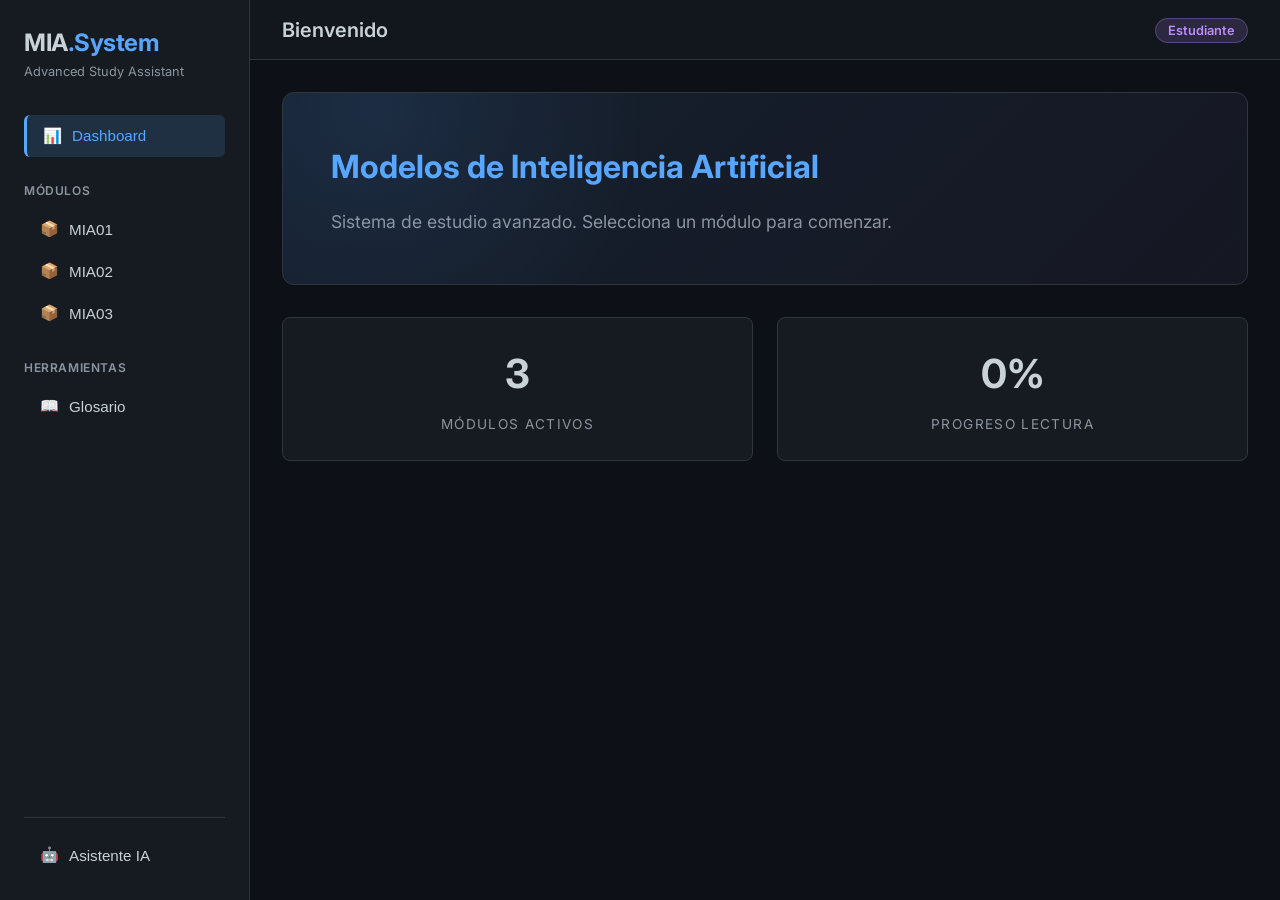
<file: MIA/MIA_Study_System/index.html>
<!doctype html>
<html lang="es">
  <head>
    <meta charset="UTF-8" />
    <meta name="viewport" content="width=device-width, initial-scale=1.0" />
    <title>MIA Study System - Modelos de Inteligencia Artificial</title>
    <link rel="stylesheet" href="styles/main.css" />
    <link rel="stylesheet" href="styles/components.css" />
    <link rel="stylesheet" href="styles/animations.css" />
    <link rel="stylesheet" href="styles/utilities.css" />
    <link
      href="https://fonts.googleapis.com/css2?family=Inter:wght@300;400;600;700&display=swap"
      rel="stylesheet"
    />
    <script src="scripts/data.js"></script>
    <script src="scripts/main.js" defer></script>
  </head>
  <body>
    <div class="app-container">
      <!-- Sidebar Navigation -->
      <aside class="sidebar">
        <div class="logo-area">
          <h1>MIA<span>.System</span></h1>
          <p>Advanced Study Assistant</p>
        </div>

        <nav class="main-nav">
          <button class="nav-btn active" data-view="dashboard">
            <span class="icon">📊</span> Dashboard
          </button>
          <div class="nav-section-title">Módulos</div>
          <div id="module-list">
            <!-- Populated by JS -->
          </div>
          <div class="nav-section-title">Herramientas</div>
          <button class="nav-btn" data-view="glossary">
            <span class="icon">📖</span> Glosario
          </button>
        </nav>

        <div class="bottom-area">
          <button class="nav-btn" data-view="chat">
            <span class="icon">🤖</span> Asistente IA
          </button>
        </div>
      </aside>

      <!-- Main Content Area -->
      <main class="main-content">
        <header class="top-bar">
          <h2 id="page-title">Bienvenido</h2>
          <div class="user-status">
            <span class="badge">Estudiante</span>
          </div>
        </header>

        <div id="content-area" class="content-scroll">
          <!-- Dynamic Content Goes Here -->
          <div class="dashboard-view">
            <div class="hero-card">
              <h3>Modelos de Inteligencia Artificial</h3>
              <p>
                Sistema de estudio avanzado. Selecciona un módulo para comenzar.
              </p>
            </div>
            <div class="stats-grid">
              <div class="stat-card">
                <span class="stat-number" id="total-modules">3</span>
                <span class="stat-label">Módulos Activos</span>
              </div>
              <div class="stat-card">
                <span class="stat-number" id="read-progress">0%</span>
                <span class="stat-label">Progreso Lectura</span>
              </div>
            </div>
          </div>
        </div>
      </main>
    </div>

    <!-- Templates for Dynamic Content -->
    <template id="module-view-template">
      <div class="module-header">
        <h1 class="module-title"></h1>
        <p class="module-desc"></p>
        <div class="module-actions">
          <button class="action-btn" data-action="read">
            📖 Leer Contenido
          </button>
          <button class="action-btn" data-action="flashcards">
            ⚡ Flashcards
          </button>
          <button class="action-btn" data-action="quiz">📝 Quiz</button>
          <button class="action-btn" data-action="blank">🧩 Completar</button>
        </div>
      </div>
      <div class="module-content-placeholder">
        Selecciona una actividad arriba para comenzar.
      </div>
    </template>
  </body>
</html>
</file>
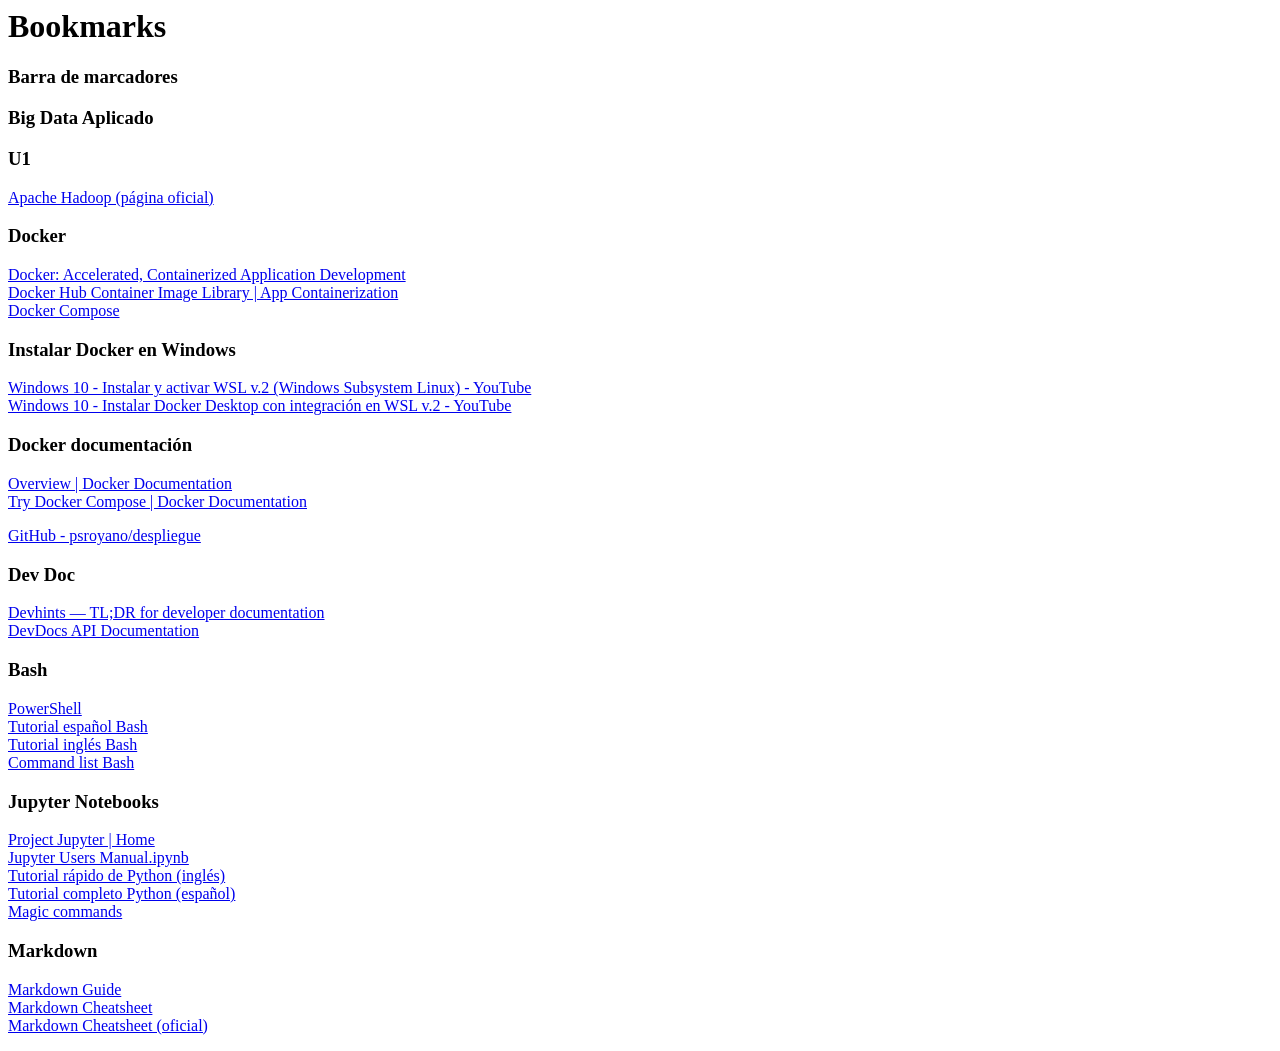
<file: BDA/BDA01/guia/bookmarks_13_11_22.html>
<!DOCTYPE NETSCAPE-Bookmark-file-1>
<!-- This is an automatically generated file.
     It will be read and overwritten.
     DO NOT EDIT! -->
<META HTTP-EQUIV="Content-Type" CONTENT="text/html; charset=UTF-8">
<TITLE>Bookmarks</TITLE>
<H1>Bookmarks</H1>
<DL><p>
    <DT><H3 ADD_DATE="1668026444" LAST_MODIFIED="1668030088" PERSONAL_TOOLBAR_FOLDER="true">Barra de marcadores</H3>
    <DL><p>
        <DT><H3 ADD_DATE="1668027648" LAST_MODIFIED="1668027803">Big Data Aplicado</H3>
        <DL><p>
            <DT><H3 ADD_DATE="1668027803" LAST_MODIFIED="1668029988">U1</H3>
            <DL><p>
                <DT><A HREF="https://hadoop.apache.org/" ADD_DATE="1667990280" ICON="[data-uri]">Apache Hadoop (página oficial)</A>
                <DT><H3 ADD_DATE="1668027873" LAST_MODIFIED="1668041625">Docker</H3>
                <DL><p>
                    <DT><A HREF="https://www.docker.com/" ADD_DATE="1667990340" ICON="[data-uri]">Docker: Accelerated, Containerized Application Development</A>
                    <DT><A HREF="https://hub.docker.com/" ADD_DATE="1668029222" ICON="[data-uri]">Docker Hub Container Image Library | App Containerization</A>
                    <DT><A HREF="https://docs.docker.com/compose/install/" ADD_DATE="1668026627" ICON="[data-uri]">Docker Compose</A>
                    <DT><H3 ADD_DATE="1668041545" LAST_MODIFIED="1668343400">Instalar Docker en Windows</H3>
                    <DL><p>
                        <DT><A HREF="https://www.youtube.com/watch?v=NyNKXBWXI3k" ADD_DATE="1668041433" ICON="[data-uri]">Windows 10 - Instalar y activar WSL v.2 (Windows Subsystem Linux) - YouTube</A>
                        <DT><A HREF="https://www.youtube.com/watch?v=BpSV2AlPXXE" ADD_DATE="1668343394" ICON="[data-uri]">Windows 10 - Instalar Docker Desktop con integración en WSL v.2 - YouTube</A>
                    </DL><p>
                    <DT><H3 ADD_DATE="1668041622" LAST_MODIFIED="1668343394">Docker documentación</H3>
                    <DL><p>
                        <DT><A HREF="https://docs.docker.com/get-started/" ADD_DATE="1668040428" ICON="[data-uri]">Overview | Docker Documentation</A>
                        <DT><A HREF="https://docs.docker.com/compose/gettingstarted/" ADD_DATE="1668040513" ICON="[data-uri]">Try Docker Compose | Docker Documentation</A>
                    </DL><p>
                    <DT><A HREF="https://github.com/psroyano/despliegue" ADD_DATE="1667990257" ICON="[data-uri]">GitHub - psroyano/despliegue</A>
                </DL><p>
                <DT><H3 ADD_DATE="1668029578" LAST_MODIFIED="1668029627">Dev Doc</H3>
                <DL><p>
                    <DT><A HREF="https://devhints.io/" ADD_DATE="1668028113" ICON="[data-uri]">Devhints — TL;DR for developer documentation</A>
                    <DT><A HREF="https://devdocs.io/" ADD_DATE="1668029128" ICON="[data-uri]">DevDocs API Documentation</A>
                </DL><p>
                <DT><H3 ADD_DATE="1668029707" LAST_MODIFIED="1668029841">Bash</H3>
                <DL><p>
                    <DT><A HREF="https://learn.microsoft.com/es-es/powershell/" ADD_DATE="1667990326" ICON="[data-uri]">PowerShell</A>
                    <DT><A HREF="https://www.juntadeandalucia.es/averroes/centros-tic/14002996/helvia/sitio/upload/Introducion_bash.pdf" ADD_DATE="1668027398" ICON="[data-uri]">Tutorial español Bash</A>
                    <DT><A HREF="https://github.com/PacktPublishing/Complete-Bash-Shell-Scripting-" ADD_DATE="1668027189" ICON="[data-uri]">Tutorial inglés Bash</A>
                    <DT><A HREF="https://github.com/trinib/Linux-Bash-Commands" ADD_DATE="1668027536" ICON="[data-uri]">Command list Bash</A>
                </DL><p>
                <DT><H3 ADD_DATE="1668029983" LAST_MODIFIED="1668040428">Jupyter Notebooks</H3>
                <DL><p>
                    <DT><A HREF="https://jupyter.org/" ADD_DATE="1667990364" ICON="[data-uri]">Project Jupyter | Home</A>
                    <DT><A HREF="https://jupyter.brynmawr.edu/services/public/dblank/Jupyter%20Notebook%20Users%20Manual.ipynb" ADD_DATE="1667993875" ICON="[data-uri]">Jupyter Users Manual.ipynb</A>
                    <DT><A HREF="https://github.com/GokuMohandas/Made-With-ML/blob/main/notebooks/02_Python.ipynb" ADD_DATE="1668026486" ICON="[data-uri]">Tutorial rápido de Python (inglés)</A>
                    <DT><A HREF="https://docs.python.org/es/3/tutorial/" ADD_DATE="1667990397" ICON="[data-uri]">Tutorial completo Python (español)</A>
                    <DT><A HREF="https://ipython.readthedocs.io/en/stable/interactive/magics.html" ADD_DATE="1668028611" ICON="[data-uri]">Magic commands</A>
                    <DT><H3 ADD_DATE="1668030058" LAST_MODIFIED="1668030145">Markdown</H3>
                    <DL><p>
                        <DT><A HREF="https://www.markdownguide.org/" ADD_DATE="1667993420" ICON="[data-uri]">Markdown Guide</A>
                        <DT><A HREF="https://github.com/adam-p/markdown-here/wiki/Markdown-Cheatsheet" ADD_DATE="1668028522" ICON="[data-uri]">Markdown Cheatsheet</A>
                        <DT><A HREF="https://jupyterbook.org/en/stable/reference/cheatsheet.html" ADD_DATE="1668028559" ICON="[data-uri]">Markdown Cheatsheet (oficial)</A>
                    </DL><p>
                </DL><p>
            </DL><p>
        </DL><p>
    </DL><p>
</DL><p>
</file>
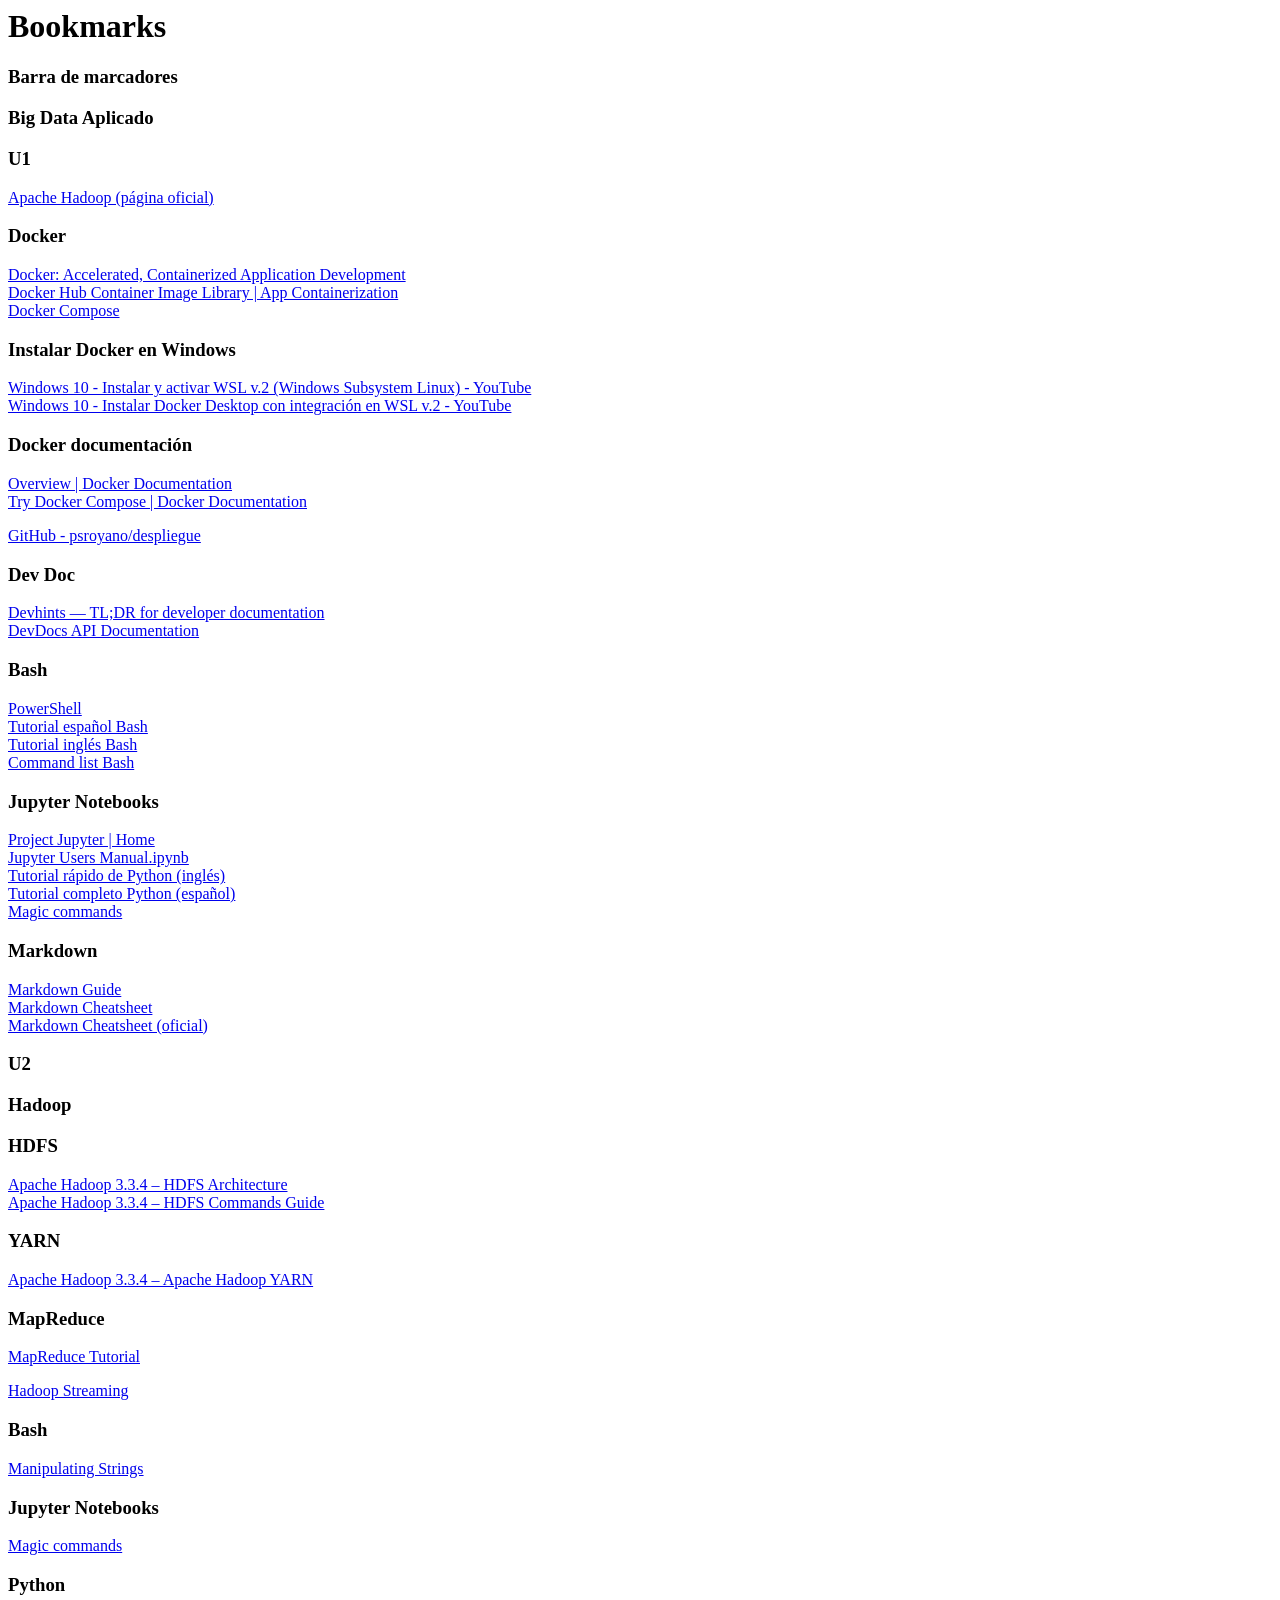
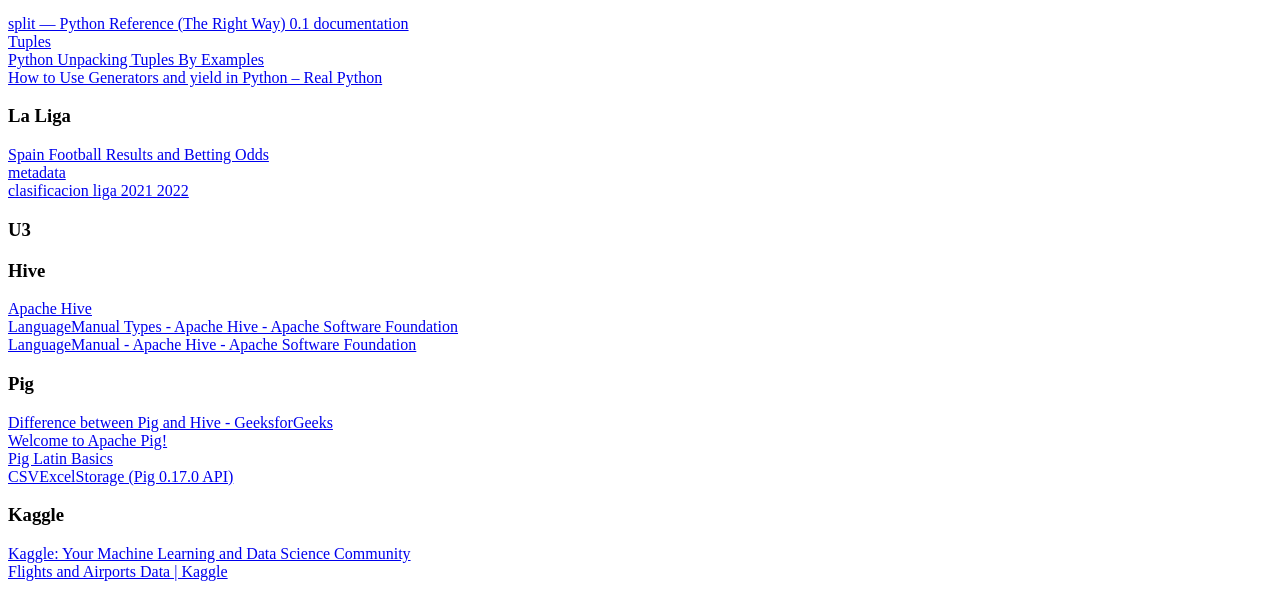
<file: BDA/BDA03/guia/bookmarks_20_12_22.html>
<!DOCTYPE NETSCAPE-Bookmark-file-1>
<!-- This is an automatically generated file.
     It will be read and overwritten.
     DO NOT EDIT! -->
<META HTTP-EQUIV="Content-Type" CONTENT="text/html; charset=UTF-8">
<TITLE>Bookmarks</TITLE>
<H1>Bookmarks</H1>
<DL><p>
    <DT><H3 ADD_DATE="1668026444" LAST_MODIFIED="1668030088" PERSONAL_TOOLBAR_FOLDER="true">Barra de marcadores</H3>
    <DL><p>
        <DT><H3 ADD_DATE="1668027648" LAST_MODIFIED="1670173391">Big Data Aplicado</H3>
        <DL><p>
            <DT><H3 ADD_DATE="1668027803" LAST_MODIFIED="1668029988">U1</H3>
            <DL><p>
                <DT><A HREF="https://hadoop.apache.org/" ADD_DATE="1667990280" ICON="[data-uri]">Apache Hadoop (página oficial)</A>
                <DT><H3 ADD_DATE="1668027873" LAST_MODIFIED="1668041625">Docker</H3>
                <DL><p>
                    <DT><A HREF="https://www.docker.com/" ADD_DATE="1667990340" ICON="[data-uri]">Docker: Accelerated, Containerized Application Development</A>
                    <DT><A HREF="https://hub.docker.com/" ADD_DATE="1668029222" ICON="[data-uri]">Docker Hub Container Image Library | App Containerization</A>
                    <DT><A HREF="https://docs.docker.com/compose/install/" ADD_DATE="1668026627" ICON="[data-uri]">Docker Compose</A>
                    <DT><H3 ADD_DATE="1668041545" LAST_MODIFIED="1670170568">Instalar Docker en Windows</H3>
                    <DL><p>
                        <DT><A HREF="https://www.youtube.com/watch?v=NyNKXBWXI3k" ADD_DATE="1668041433" ICON="[data-uri]">Windows 10 - Instalar y activar WSL v.2 (Windows Subsystem Linux) - YouTube</A>
                        <DT><A HREF="https://www.youtube.com/watch?v=BpSV2AlPXXE" ADD_DATE="1668343394" ICON="[data-uri]">Windows 10 - Instalar Docker Desktop con integración en WSL v.2 - YouTube</A>
                    </DL><p>
                    <DT><H3 ADD_DATE="1668041622" LAST_MODIFIED="1668343394">Docker documentación</H3>
                    <DL><p>
                        <DT><A HREF="https://docs.docker.com/get-started/" ADD_DATE="1668040428" ICON="[data-uri]">Overview | Docker Documentation</A>
                        <DT><A HREF="https://docs.docker.com/compose/gettingstarted/" ADD_DATE="1668040513" ICON="[data-uri]">Try Docker Compose | Docker Documentation</A>
                    </DL><p>
                    <DT><A HREF="https://github.com/psroyano/despliegue" ADD_DATE="1667990257" ICON="[data-uri]">GitHub - psroyano/despliegue</A>
                </DL><p>
                <DT><H3 ADD_DATE="1668029578" LAST_MODIFIED="1668029627">Dev Doc</H3>
                <DL><p>
                    <DT><A HREF="https://devhints.io/" ADD_DATE="1668028113" ICON="[data-uri]">Devhints — TL;DR for developer documentation</A>
                    <DT><A HREF="https://devdocs.io/" ADD_DATE="1668029128" ICON="[data-uri]">DevDocs API Documentation</A>
                </DL><p>
                <DT><H3 ADD_DATE="1668029707" LAST_MODIFIED="1668029841">Bash</H3>
                <DL><p>
                    <DT><A HREF="https://learn.microsoft.com/es-es/powershell/" ADD_DATE="1667990326" ICON="[data-uri]">PowerShell</A>
                    <DT><A HREF="https://www.juntadeandalucia.es/averroes/centros-tic/14002996/helvia/sitio/upload/Introducion_bash.pdf" ADD_DATE="1668027398" ICON="[data-uri]">Tutorial español Bash</A>
                    <DT><A HREF="https://github.com/PacktPublishing/Complete-Bash-Shell-Scripting-" ADD_DATE="1668027189" ICON="[data-uri]">Tutorial inglés Bash</A>
                    <DT><A HREF="https://github.com/trinib/Linux-Bash-Commands" ADD_DATE="1668027536" ICON="[data-uri]">Command list Bash</A>
                </DL><p>
                <DT><H3 ADD_DATE="1668029983" LAST_MODIFIED="1668040428">Jupyter Notebooks</H3>
                <DL><p>
                    <DT><A HREF="https://jupyter.org/" ADD_DATE="1667990364" ICON="[data-uri]">Project Jupyter | Home</A>
                    <DT><A HREF="https://jupyter.brynmawr.edu/services/public/dblank/Jupyter%20Notebook%20Users%20Manual.ipynb" ADD_DATE="1667993875" ICON="[data-uri]">Jupyter Users Manual.ipynb</A>
                    <DT><A HREF="https://github.com/GokuMohandas/Made-With-ML/blob/main/notebooks/02_Python.ipynb" ADD_DATE="1668026486" ICON="[data-uri]">Tutorial rápido de Python (inglés)</A>
                    <DT><A HREF="https://docs.python.org/es/3/tutorial/" ADD_DATE="1667990397" ICON="[data-uri]">Tutorial completo Python (español)</A>
                    <DT><A HREF="https://ipython.readthedocs.io/en/stable/interactive/magics.html" ADD_DATE="1668028611" ICON="[data-uri]">Magic commands</A>
                    <DT><H3 ADD_DATE="1668030058" LAST_MODIFIED="1668030145">Markdown</H3>
                    <DL><p>
                        <DT><A HREF="https://www.markdownguide.org/" ADD_DATE="1667993420" ICON="[data-uri]">Markdown Guide</A>
                        <DT><A HREF="https://github.com/adam-p/markdown-here/wiki/Markdown-Cheatsheet" ADD_DATE="1668028522" ICON="[data-uri]">Markdown Cheatsheet</A>
                        <DT><A HREF="https://jupyterbook.org/en/stable/reference/cheatsheet.html" ADD_DATE="1668028559" ICON="[data-uri]">Markdown Cheatsheet (oficial)</A>
                    </DL><p>
                </DL><p>
            </DL><p>
            <DT><H3 ADD_DATE="1670173391" LAST_MODIFIED="1670173391">U2</H3>
            <DL><p>
                <DT><H3 ADD_DATE="1670173395" LAST_MODIFIED="1670226917">Hadoop</H3>
                <DL><p>
                    <DT><H3 ADD_DATE="1670173395" LAST_MODIFIED="1670173395">HDFS</H3>
                    <DL><p>
                        <DT><A HREF="https://hadoop.apache.org/docs/current/hadoop-project-dist/hadoop-hdfs/HdfsDesign.html" ADD_DATE="1670173395" ICON="[data-uri]">Apache Hadoop 3.3.4 – HDFS Architecture</A>
                        <DT><A HREF="https://hadoop.apache.org/docs/current/hadoop-project-dist/hadoop-hdfs/HDFSCommands.html" ADD_DATE="1670173395" ICON="[data-uri]">Apache Hadoop 3.3.4 – HDFS Commands Guide</A>
                    </DL><p>
                    <DT><H3 ADD_DATE="1670173395" LAST_MODIFIED="1670173395">YARN</H3>
                    <DL><p>
                        <DT><A HREF="https://hadoop.apache.org/docs/stable/hadoop-yarn/hadoop-yarn-site/YARN.html" ADD_DATE="1670173395" ICON="[data-uri]">Apache Hadoop 3.3.4 – Apache Hadoop YARN</A>
                    </DL><p>
                    <DT><H3 ADD_DATE="1670173395" LAST_MODIFIED="1670173415">MapReduce</H3>
                    <DL><p>
                        <DT><A HREF="https://hadoop.apache.org/docs/r1.2.1/mapred_tutorial.html" ADD_DATE="1670173395" ICON="[data-uri]">MapReduce Tutorial</A>
                    </DL><p>
                    <DT><A HREF="https://hadoop.apache.org/docs/r1.2.1/streaming.html" ADD_DATE="1670173415" ICON="[data-uri]">Hadoop Streaming</A>
                </DL><p>
                <DT><H3 ADD_DATE="1670226940" LAST_MODIFIED="1670226940">Bash</H3>
                <DL><p>
                    <DT><A HREF="https://tldp.org/LDP/abs/html/string-manipulation.html" ADD_DATE="1670226917" ICON="[data-uri]">Manipulating Strings</A>
                </DL><p>
                <DT><H3 ADD_DATE="1670227211" LAST_MODIFIED="1670227873">Jupyter Notebooks</H3>
                <DL><p>
                    <DT><A HREF="https://ipython.readthedocs.io/en/stable/interactive/magics.html" ADD_DATE="1670227211" ICON="[data-uri]">Magic commands</A>
                </DL><p>
                <DT><H3 ADD_DATE="1670227897" LAST_MODIFIED="1670228575">Python</H3>
                <DL><p>
                    <DT><A HREF="https://python-reference.readthedocs.io/en/latest/docs/str/split.html" ADD_DATE="1670227873" ICON="[data-uri]">split — Python Reference (The Right Way) 0.1 documentation</A>
                    <DT><A HREF="https://docs.python.org/3/tutorial/datastructures.html#tuples-and-sequences" ADD_DATE="1670228033" ICON="[data-uri]">Tuples</A>
                    <DT><A HREF="https://www.pythontutorial.net/python-basics/python-unpacking-tuple/" ADD_DATE="1670228164" ICON="[data-uri]">Python Unpacking Tuples By Examples</A>
                    <DT><A HREF="https://realpython.com/introduction-to-python-generators/" ADD_DATE="1670228456" ICON="[data-uri]">How to Use Generators and yield in Python – Real Python</A>
                </DL><p>
                <DT><H3 ADD_DATE="1670228591" LAST_MODIFIED="1670410794">La Liga</H3>
                <DL><p>
                    <DT><A HREF="https://www.football-data.co.uk/spainm.php" ADD_DATE="1670228575" ICON="[data-uri]">Spain Football Results and Betting Odds</A>
                    <DT><A HREF="https://www.football-data.co.uk/notes.txt" ADD_DATE="1670228642" ICON="[data-uri]">metadata</A>
                    <DT><A HREF="https://www.google.com/search?q=clasificacion+liga+2021+2022&oq=clasificacion+liga+2021+2022&safe=active&ssui=on#sie=lg" ADD_DATE="1670228888" ICON="[data-uri]">clasificacion liga 2021 2022</A>
                </DL><p>
            </DL><p>
            <DT><H3 ADD_DATE="1670410817" LAST_MODIFIED="1670411814">U3</H3>
            <DL><p>
                <DT><H3 ADD_DATE="1670411751" LAST_MODIFIED="1670411779">Hive</H3>
                <DL><p>
                    <DT><A HREF="https://hive.apache.org/" ADD_DATE="1670410836" ICON="[data-uri]">Apache Hive</A>
                    <DT><A HREF="https://cwiki.apache.org/confluence/display/hive/languagemanual+types" ADD_DATE="1670411107" ICON="[data-uri]">LanguageManual Types - Apache Hive - Apache Software Foundation</A>
                    <DT><A HREF="https://cwiki.apache.org/confluence/display/Hive/LanguageManual" ADD_DATE="1670411514" ICON="[data-uri]">LanguageManual - Apache Hive - Apache Software Foundation</A>
                </DL><p>
                <DT><H3 ADD_DATE="1670411788" LAST_MODIFIED="1670411839">Pig</H3>
                <DL><p>
                    <DT><A HREF="https://www.geeksforgeeks.org/difference-between-pig-and-hive/" ADD_DATE="1670410794" ICON="[data-uri]">Difference between Pig and Hive - GeeksforGeeks</A>
                    <DT><A HREF="https://pig.apache.org/" ADD_DATE="1670410852" ICON="[data-uri]">Welcome to Apache Pig!</A>
                    <DT><A HREF="https://pig.apache.org/docs/latest/basic.html#data-types" ADD_DATE="1670411309" ICON="[data-uri]">Pig Latin Basics</A>
                    <DT><A HREF="https://pig.apache.org/docs/latest/api/org/apache/pig/piggybank/storage/CSVExcelStorage.html" ADD_DATE="1670411402" ICON="[data-uri]">CSVExcelStorage (Pig 0.17.0 API)</A>
                </DL><p>
                <DT><H3 ADD_DATE="1670411814" LAST_MODIFIED="1670411825">Kaggle</H3>
                <DL><p>
                    <DT><A HREF="https://www.kaggle.com/" ADD_DATE="1670410879" ICON="[data-uri]">Kaggle: Your Machine Learning and Data Science Community</A>
                    <DT><A HREF="https://www.kaggle.com/datasets/tylerx/flights-and-airports-data" ADD_DATE="1670410912" ICON="[data-uri]">Flights and Airports Data | Kaggle</A>
                </DL><p>
            </DL><p>
        </DL><p>
    </DL><p>
</DL><p>
</file>
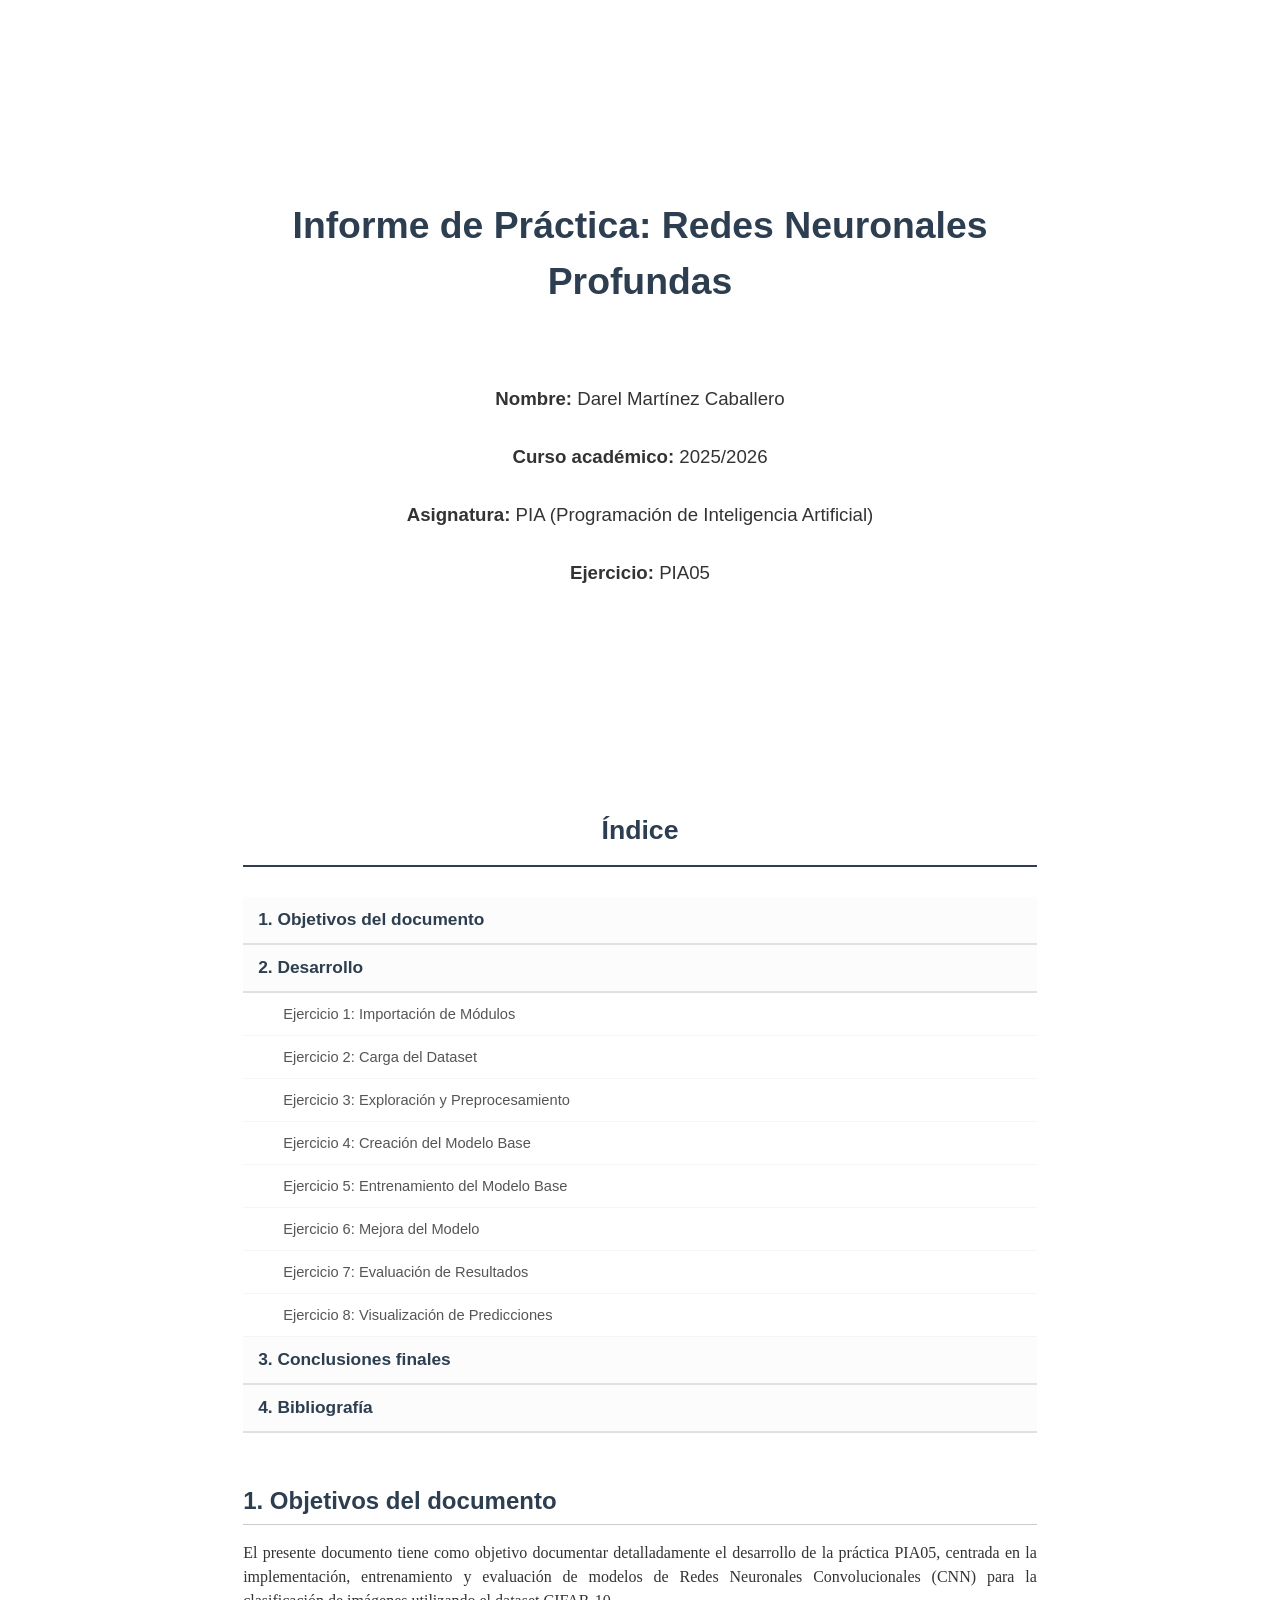
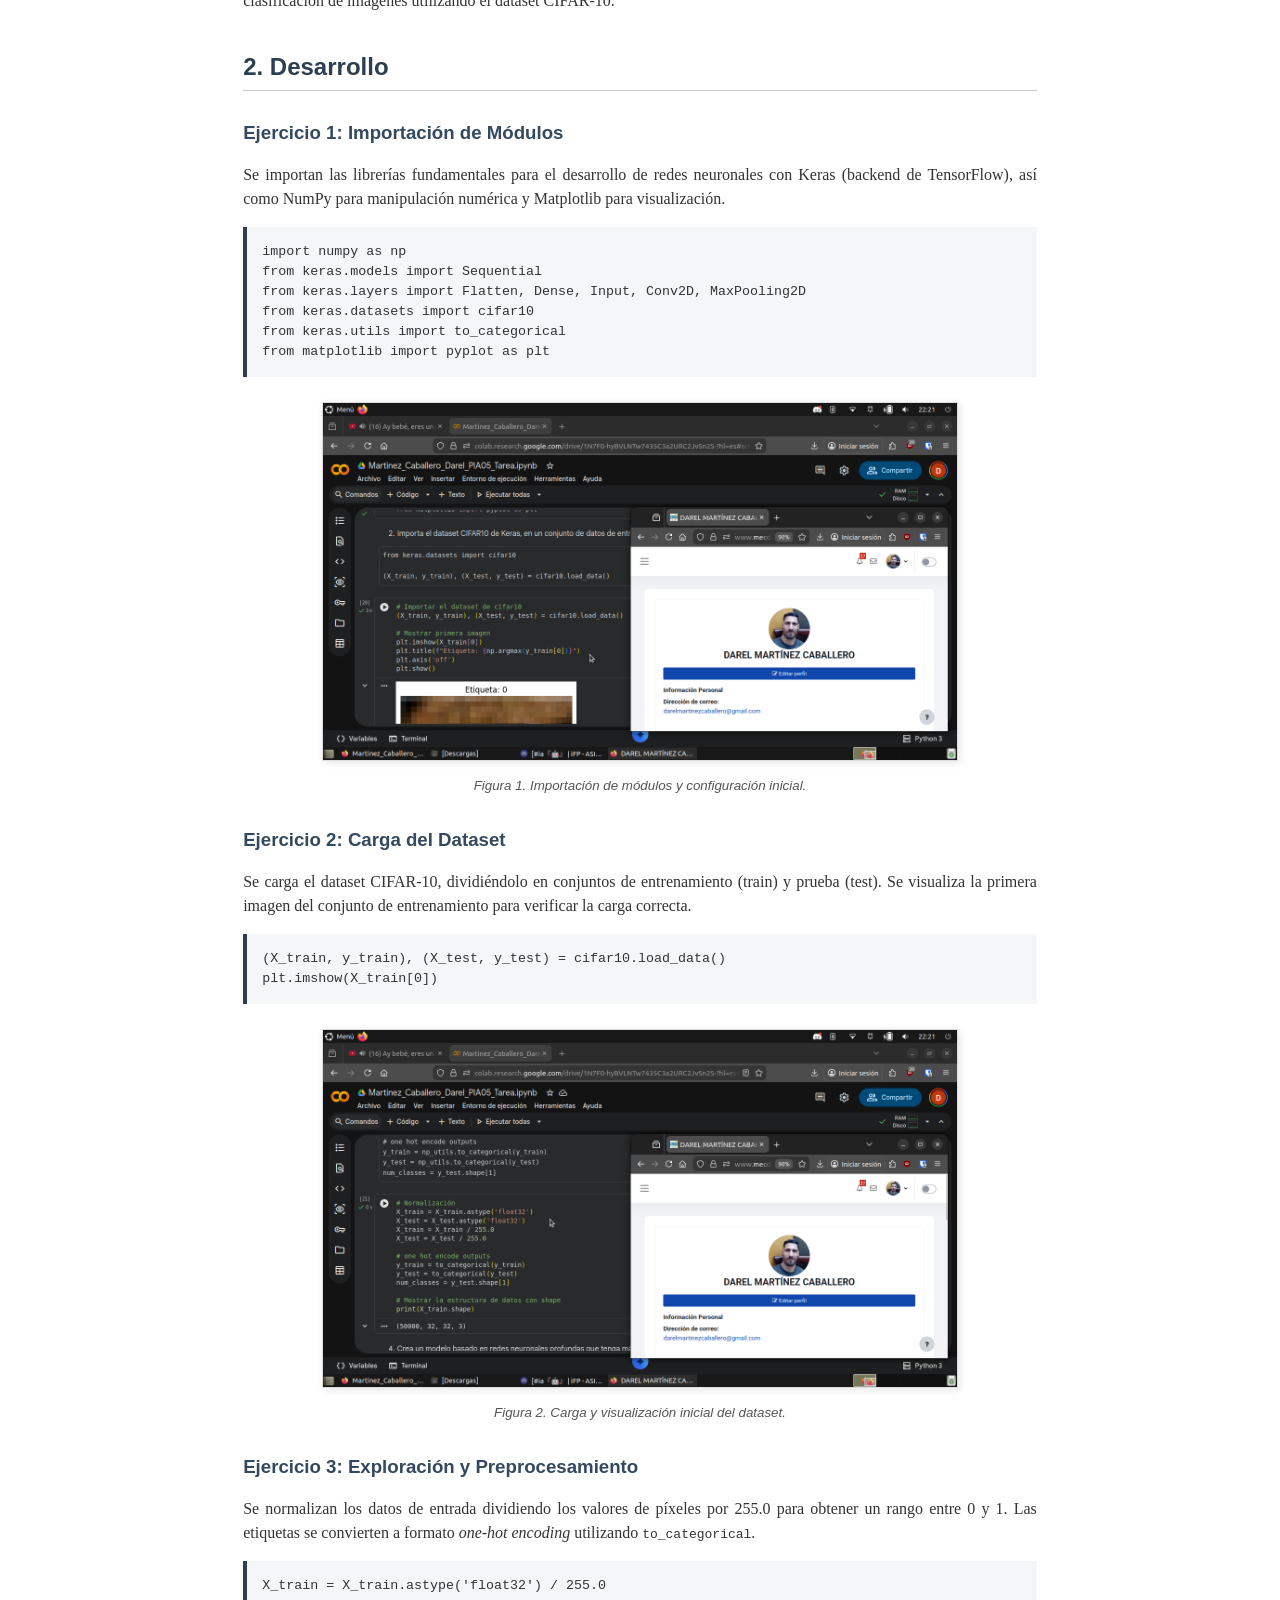
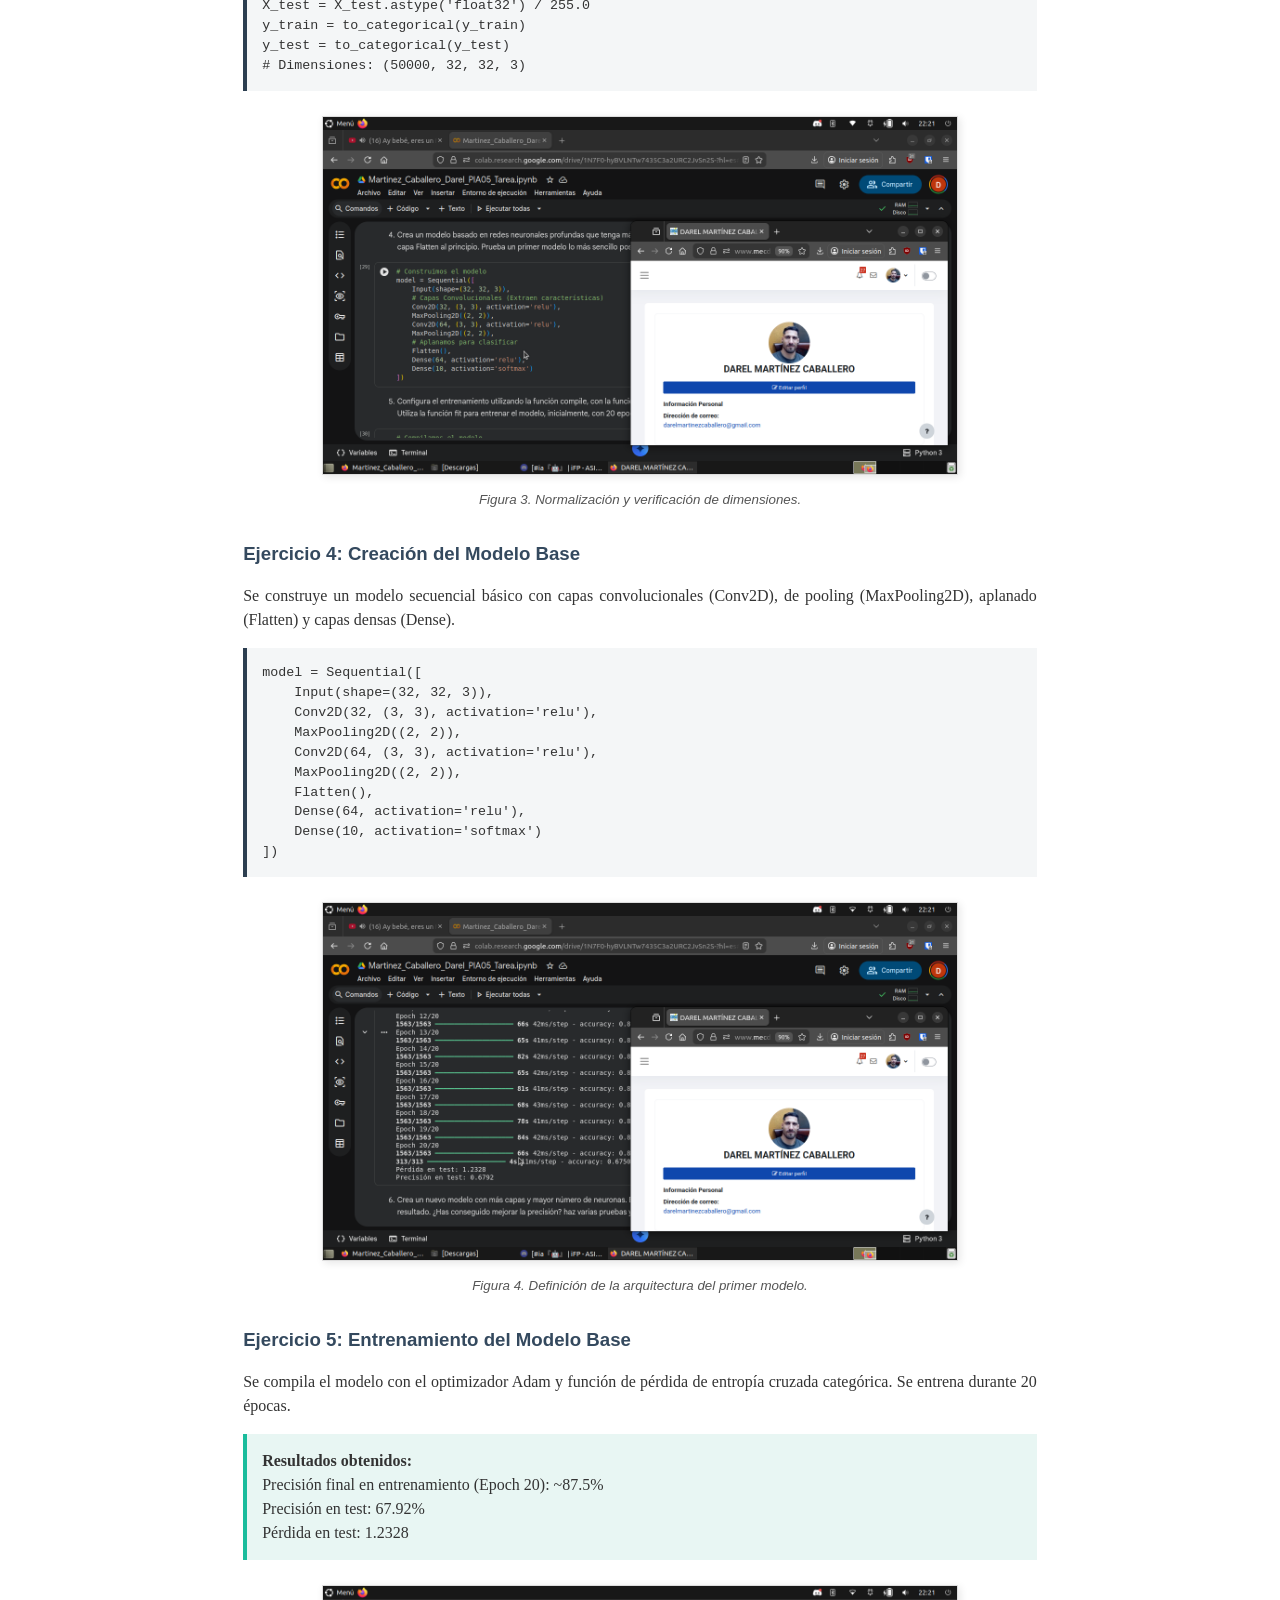
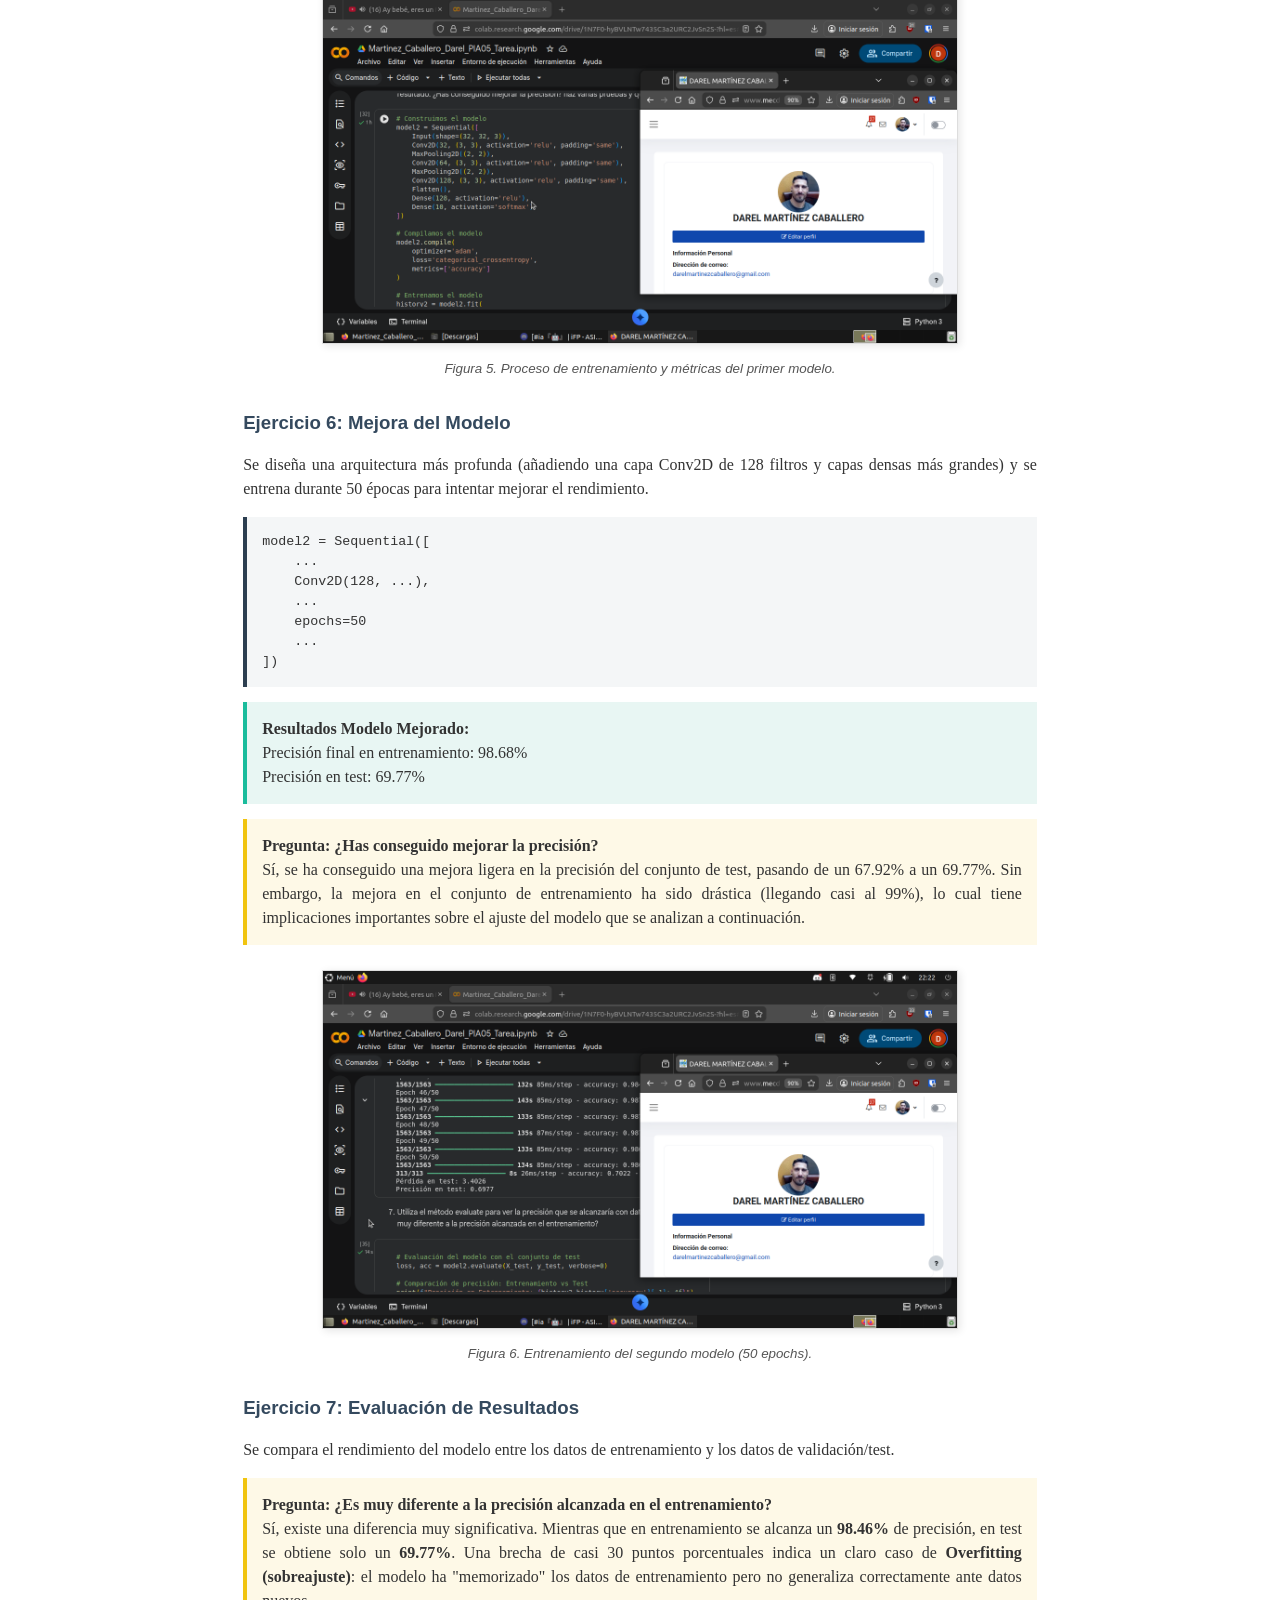
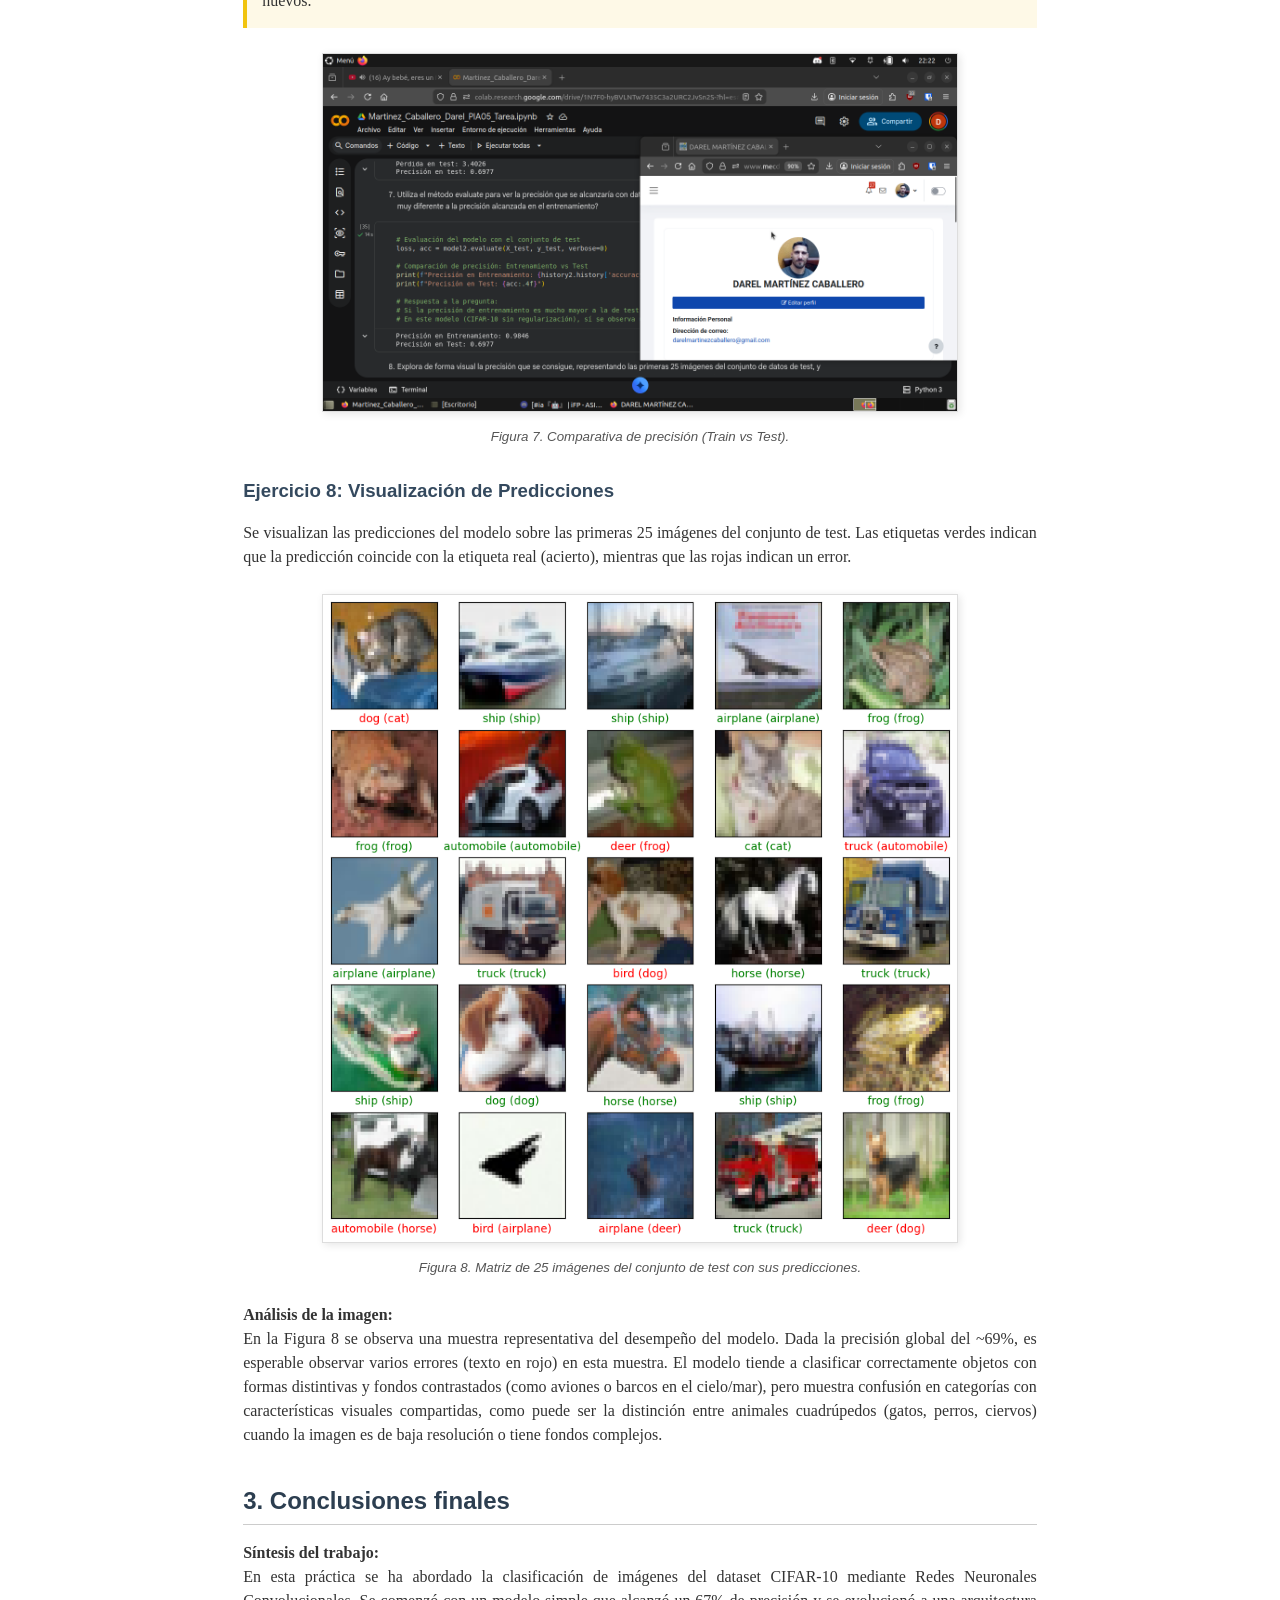
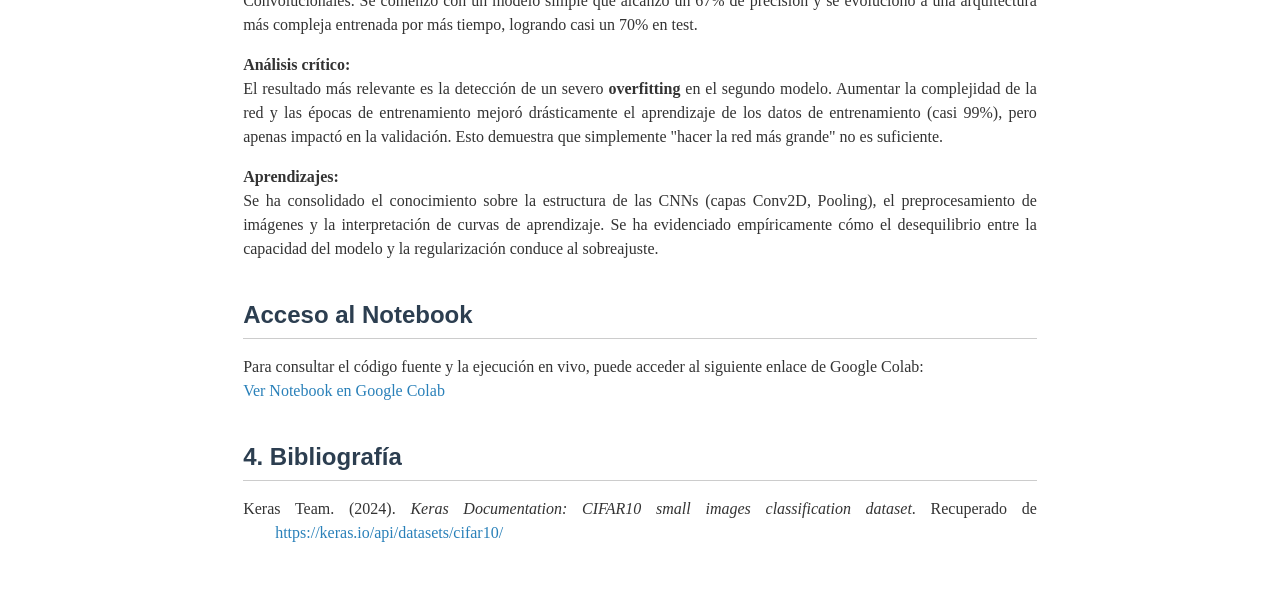
<file: PIA/PIA05/tarea/PIA05_Darel_Martinez.html>
<!doctype html>
<html lang="es">
  <head>
    <meta charset="UTF-8" />
    <meta name="viewport" content="width=device-width, initial-scale=1.0" />
    <title>PIA05 - Darel Martínez Caballero</title>
    <style>
      /* General Styles (Screen & Print) */
      :root {
        --primary-color: #2c3e50;
        --secondary-color: #34495e;
        --accent-color: #2980b9;
        --bg-color: #ffffff;
        --text-color: #333333;
        --code-bg: #f4f6f7;
        --border-color: #ecf0f1;
        --font-main: "Segoe UI", Tahoma, Geneva, Verdana, sans-serif;
        --font-serif: "Cambria", "Times New Roman", serif; /* More Word-like */
      }

      body {
        font-family: var(--font-serif);
        line-height: 1.5;
        color: var(--text-color);
        max-width: 21cm; /* A4 width approx */
        margin: 0 auto;
        padding: 40px;
        background-color: var(--bg-color);
        text-align: justify; /* Professional justification */
      }

      h1,
      h2,
      h3,
      h4 {
        font-family: var(--font-main);
        color: var(--primary-color);
        margin-top: 1.5em;
        margin-bottom: 0.5em;
        page-break-after: avoid;
        break-after: avoid;
      }

      h1 {
        font-size: 24pt;
        text-align: center;
        border-bottom: 2px solid var(--primary-color);
        padding-bottom: 10px;
        margin-bottom: 50px;
      }

      h2 {
        font-size: 18pt;
        border-bottom: 1px solid #ccc;
        padding-bottom: 5px;
      }

      h3 {
        font-size: 14pt;
        color: var(--secondary-color);
      }

      p {
        margin-bottom: 1em;
      }

      a {
        color: var(--accent-color);
        text-decoration: none;
      }

      a:hover {
        text-decoration: underline;
      }

      /* Cover Page */
      .cover-page {
        text-align: center;
        display: flex;
        flex-direction: column;
        justify-content: center;
        align-items: center;
        height: 80vh; /* Adjust for screen */
        margin-bottom: 50px;
        page-break-after: always;
      }

      .cover-title {
        font-size: 28pt;
        font-weight: bold;
        margin-bottom: 60px;
        font-family: var(--font-main);
        color: var(--primary-color);
      }

      .cover-info {
        font-size: 14pt;
        margin: 15px 0;
        font-family: var(--font-main);
      }

      /* Table of Contents */
      /* Table of Contents */
      nav {
        background-color: #fff;
        padding: 0;
        margin-bottom: 50px;
        page-break-after: always;
      }

      nav h2 {
        text-align: center;
        border-bottom: 2px solid var(--primary-color);
        padding-bottom: 15px;
        margin-bottom: 30px;
        font-size: 20pt;
      }

      nav ul {
        list-style-type: none;
        padding-left: 0;
        margin: 0;
      }

      nav li {
        margin: 0;
        display: block; /* Ensure block layout, no flex */
      }

      nav a {
        display: block;
        padding: 10px 15px; /* Comfortable touch/click target */
        color: var(--text-color);
        text-decoration: none;
        border-bottom: 1px solid #edf2f4;
        transition: background-color 0.2s;
        font-family: var(--font-main);
      }

      nav a:hover {
        background-color: #f8f9fa;
        color: var(--accent-color);
      }

      /* Top Level Items (1. Objetivos, 2. Desarrollo, etc) */
      nav > ul > li > a {
        font-weight: 700;
        font-size: 13pt;
        color: var(--primary-color);
        background-color: #fcfcfc;
        border-bottom: 2px solid #e0e0e0;
      }

      /* Nested List Container */
      nav ul ul {
        margin: 0;
        padding: 0;
        background-color: #ffffff;
      }

      /* Nested List Items (Sub-levels) */
      nav ul ul li {
        border-bottom: none;
      }

      nav ul ul li a {
        padding-left: 40px; /* Indent sub-items */
        font-size: 11pt;
        color: #555;
        font-weight: normal;
        border-bottom: 1px solid #f5f5f5;
        display: block;
        width: auto;
      }

      nav ul ul li a:hover {
        padding-left: 45px; /* Subtle movement on hover */
        background-color: #f8f9fa;
      }

      /* Scroll Correction for Anchors */
      section,
      .exercise,
      div[id] {
        scroll-margin-top: 20px;
      }

      /* Exercises & Content */
      .exercise {
        margin-bottom: 30px;
        break-inside: avoid; /* Try to keep exercises together if small */
      }

      .code-block {
        background-color: var(--code-bg);
        padding: 15px;
        border-left: 4px solid var(--primary-color);
        font-family: "Consolas", "Courier New", monospace;
        font-size: 10pt;
        overflow-x: auto;
        margin: 15px 0;
        white-space: pre-wrap; /* Wrap long code lines */
        page-break-inside: avoid;
        break-inside: avoid;
      }

      .results {
        background-color: #e8f6f3;
        padding: 15px;
        border-left: 4px solid #1abc9c;
        margin: 15px 0;
        page-break-inside: avoid;
        break-inside: avoid;
      }

      .question-box {
        background-color: #fef9e7;
        padding: 15px;
        border-left: 4px solid #f1c40f;
        margin: 15px 0;
        page-break-inside: avoid;
        break-inside: avoid;
      }

      /* Images */
      .image-container {
        text-align: center;
        margin: 25px 0;
        page-break-inside: avoid;
        break-inside: avoid;
      }

      img {
        max-width: 80%;
        height: auto;
        border: 1px solid #ddd;
        box-shadow: 2px 2px 8px rgba(0, 0, 0, 0.1);
      }

      .image-caption {
        font-style: italic;
        font-size: 10pt;
        color: #555;
        margin-top: 8px;
        font-family: var(--font-main);
      }

      /* Bibliography */
      .bibliography {
        padding-left: 2em;
        text-indent: -2em; /* Hanging indent */
      }

      /* PRINT SPECIFIC STYLES */
      @media print {
        @page {
          size: A4;
          margin: 2.54cm; /* Standard Word Margin */
        }

        body {
          width: 100%;
          margin: 0;
          padding: 0;
          font-size: 12pt; /* Standard print size */
          line-height: 1.5;
        }

        /* Color Adjustments for Print */
        * {
          -webkit-print-color-adjust: exact !important;
          print-color-adjust: exact !important;
          color-adjust: exact !important;
        }

        a {
          color: #000;
          text-decoration: none;
        }

        /* Prevent breaks */
        h1,
        h2,
        h3,
        h4 {
          break-after: avoid;
          page-break-after: avoid;
          margin-top: 2em; /* Ensure distinct separation */
        }

        h2 {
          margin-top: 3em; /* More space before main sections */
          border-bottom: 2px solid #000;
        }

        /* Force page break after cover and TOC */
        .cover-page,
        nav {
          page-break-after: always !important;
          break-after: always !important;
          height: auto; /* Reset height for print flow */
          margin-top: 0;
          margin-bottom: 0;
          display: block; /* Flex can be weird in print sometimes */
          padding-top: 30%; /* Re-center cover roughly */
        }

        nav {
          padding-top: 0;
          border: none;
        }

        .image-container,
        .code-block,
        .results,
        .question-box {
          page-break-inside: avoid;
          break-inside: avoid;
        }

        /* Avoid exercises splitting weirdly */
        .exercise {
          break-inside: auto; /* Allow breaking inside large exercises */
        }

        /* Ensure images aren't too huge or cut off */
        img {
          max-width: 90%;
          max-height: 22cm; /* Fit within a page height approx */
        }
      }
    </style>
  </head>
  <body>
    <!-- Portada -->
    <div class="cover-page">
      <div class="cover-title">
        Informe de Práctica: Redes Neuronales Profundas
      </div>
      <div class="cover-info">
        <strong>Nombre:</strong> Darel Martínez Caballero
      </div>
      <div class="cover-info"><strong>Curso académico:</strong> 2025/2026</div>
      <div class="cover-info">
        <strong>Asignatura:</strong> PIA (Programación de Inteligencia
        Artificial)
      </div>
      <div class="cover-info"><strong>Ejercicio:</strong> PIA05</div>
    </div>

    <!-- Índice -->
    <nav>
      <h2>Índice</h2>
      <ul>
        <li><a href="#objetivos">1. Objetivos del documento</a></li>
        <li>
          <a href="#desarrollo">2. Desarrollo</a>
          <ul>
            <li>
              <a href="#ejercicio1">Ejercicio 1: Importación de Módulos</a>
            </li>
            <li><a href="#ejercicio2">Ejercicio 2: Carga del Dataset</a></li>
            <li>
              <a href="#ejercicio3"
                >Ejercicio 3: Exploración y Preprocesamiento</a
              >
            </li>
            <li>
              <a href="#ejercicio4">Ejercicio 4: Creación del Modelo Base</a>
            </li>
            <li>
              <a href="#ejercicio5"
                >Ejercicio 5: Entrenamiento del Modelo Base</a
              >
            </li>
            <li><a href="#ejercicio6">Ejercicio 6: Mejora del Modelo</a></li>
            <li>
              <a href="#ejercicio7">Ejercicio 7: Evaluación de Resultados</a>
            </li>
            <li>
              <a href="#ejercicio8"
                >Ejercicio 8: Visualización de Predicciones</a
              >
            </li>
          </ul>
        </li>
        <li><a href="#conclusiones">3. Conclusiones finales</a></li>
        <li><a href="#bibliografia">4. Bibliografía</a></li>
      </ul>
    </nav>

    <!-- Objetivos -->
    <section id="objetivos">
      <h2>1. Objetivos del documento</h2>
      <p>
        El presente documento tiene como objetivo documentar detalladamente el
        desarrollo de la práctica PIA05, centrada en la implementación,
        entrenamiento y evaluación de modelos de Redes Neuronales
        Convolucionales (CNN) para la clasificación de imágenes utilizando el
        dataset CIFAR-10.
      </p>
    </section>

    <!-- Desarrollo -->
    <section id="desarrollo">
      <h2>2. Desarrollo</h2>

      <div id="ejercicio1" class="exercise">
        <h3>Ejercicio 1: Importación de Módulos</h3>
        <p>
          Se importan las librerías fundamentales para el desarrollo de redes
          neuronales con Keras (backend de TensorFlow), así como NumPy para
          manipulación numérica y Matplotlib para visualización.
        </p>
        <pre class="code-block">
import numpy as np
from keras.models import Sequential
from keras.layers import Flatten, Dense, Input, Conv2D, MaxPooling2D
from keras.datasets import cifar10
from keras.utils import to_categorical
from matplotlib import pyplot as plt</pre
        >
        <div class="image-container">
          <img
            src="./imagenes/Captura%20de%20pantalla%20-2026-02-07%2022-21-03.png"
            alt="Captura de pantalla Ejercicio 1"
          />
          <div class="image-caption">
            Figura 1. Importación de módulos y configuración inicial.
          </div>
        </div>
      </div>

      <div id="ejercicio2" class="exercise">
        <h3>Ejercicio 2: Carga del Dataset</h3>
        <p>
          Se carga el dataset CIFAR-10, dividiéndolo en conjuntos de
          entrenamiento (train) y prueba (test). Se visualiza la primera imagen
          del conjunto de entrenamiento para verificar la carga correcta.
        </p>
        <pre class="code-block">
(X_train, y_train), (X_test, y_test) = cifar10.load_data()
plt.imshow(X_train[0])</pre
        >
        <div class="image-container">
          <img
            src="./imagenes/Captura%20de%20pantalla%20-2026-02-07%2022-21-17.png"
            alt="Captura de pantalla Ejercicio 2"
          />
          <div class="image-caption">
            Figura 2. Carga y visualización inicial del dataset.
          </div>
        </div>
      </div>

      <div id="ejercicio3" class="exercise">
        <h3>Ejercicio 3: Exploración y Preprocesamiento</h3>
        <p>
          Se normalizan los datos de entrada dividiendo los valores de píxeles
          por 255.0 para obtener un rango entre 0 y 1. Las etiquetas se
          convierten a formato <em>one-hot encoding</em> utilizando
          <code>to_categorical</code>.
        </p>
        <pre class="code-block">
X_train = X_train.astype('float32') / 255.0
X_test = X_test.astype('float32') / 255.0
y_train = to_categorical(y_train)
y_test = to_categorical(y_test)
# Dimensiones: (50000, 32, 32, 3)</pre
        >
        <div class="image-container">
          <img
            src="./imagenes/Captura%20de%20pantalla%20-2026-02-07%2022-21-25.png"
            alt="Captura de pantalla Ejercicio 3"
          />
          <div class="image-caption">
            Figura 3. Normalización y verificación de dimensiones.
          </div>
        </div>
      </div>

      <div id="ejercicio4" class="exercise">
        <h3>Ejercicio 4: Creación del Modelo Base</h3>
        <p>
          Se construye un modelo secuencial básico con capas convolucionales
          (Conv2D), de pooling (MaxPooling2D), aplanado (Flatten) y capas densas
          (Dense).
        </p>
        <pre class="code-block">
model = Sequential([
    Input(shape=(32, 32, 3)),
    Conv2D(32, (3, 3), activation='relu'),
    MaxPooling2D((2, 2)),
    Conv2D(64, (3, 3), activation='relu'),
    MaxPooling2D((2, 2)),
    Flatten(),
    Dense(64, activation='relu'),
    Dense(10, activation='softmax')
])</pre
        >
        <div class="image-container">
          <img
            src="./imagenes/Captura%20de%20pantalla%20-2026-02-07%2022-21-38.png"
            alt="Captura de pantalla Ejercicio 4"
          />
          <div class="image-caption">
            Figura 4. Definición de la arquitectura del primer modelo.
          </div>
        </div>
      </div>

      <div id="ejercicio5" class="exercise">
        <h3>Ejercicio 5: Entrenamiento del Modelo Base</h3>
        <p>
          Se compila el modelo con el optimizador Adam y función de pérdida de
          entropía cruzada categórica. Se entrena durante 20 épocas.
        </p>
        <div class="results">
          <strong>Resultados obtenidos:</strong><br />
          Precisión final en entrenamiento (Epoch 20): ~87.5%<br />
          Precisión en test: 67.92%<br />
          Pérdida en test: 1.2328
        </div>
        <div class="image-container">
          <img
            src="./imagenes/Captura%20de%20pantalla%20-2026-02-07%2022-21-55.png"
            alt="Captura de pantalla Ejercicio 5"
          />
          <div class="image-caption">
            Figura 5. Proceso de entrenamiento y métricas del primer modelo.
          </div>
        </div>
      </div>

      <div id="ejercicio6" class="exercise">
        <h3>Ejercicio 6: Mejora del Modelo</h3>
        <p>
          Se diseña una arquitectura más profunda (añadiendo una capa Conv2D de
          128 filtros y capas densas más grandes) y se entrena durante 50 épocas
          para intentar mejorar el rendimiento.
        </p>
        <pre class="code-block">
model2 = Sequential([
    ...
    Conv2D(128, ...),
    ...
    epochs=50
    ...
])</pre
        >
        <div class="results">
          <strong>Resultados Modelo Mejorado:</strong><br />
          Precisión final en entrenamiento: 98.68%<br />
          Precisión en test: 69.77%
        </div>
        <div class="question-box">
          <strong>Pregunta: ¿Has conseguido mejorar la precisión?</strong><br />
          Sí, se ha conseguido una mejora ligera en la precisión del conjunto de
          test, pasando de un 67.92% a un 69.77%. Sin embargo, la mejora en el
          conjunto de entrenamiento ha sido drástica (llegando casi al 99%), lo
          cual tiene implicaciones importantes sobre el ajuste del modelo que se
          analizan a continuación.
        </div>
        <div class="image-container">
          <img
            src="./imagenes/Captura%20de%20pantalla%20-2026-02-07%2022-22-13.png"
            alt="Captura de pantalla Ejercicio 6"
          />
          <div class="image-caption">
            Figura 6. Entrenamiento del segundo modelo (50 epochs).
          </div>
        </div>
      </div>

      <div id="ejercicio7" class="exercise">
        <h3>Ejercicio 7: Evaluación de Resultados</h3>
        <p>
          Se compara el rendimiento del modelo entre los datos de entrenamiento
          y los datos de validación/test.
        </p>
        <div class="question-box">
          <strong
            >Pregunta: ¿Es muy diferente a la precisión alcanzada en el
            entrenamiento?</strong
          ><br />
          Sí, existe una diferencia muy significativa. Mientras que en
          entrenamiento se alcanza un <strong>98.46%</strong> de precisión, en
          test se obtiene solo un <strong>69.77%</strong>. Una brecha de casi 30
          puntos porcentuales indica un claro caso de
          <strong>Overfitting (sobreajuste)</strong>: el modelo ha "memorizado"
          los datos de entrenamiento pero no generaliza correctamente ante datos
          nuevos.
        </div>
        <div class="image-container">
          <img
            src="./imagenes/Captura%20de%20pantalla%20-2026-02-07%2022-22-45.png"
            alt="Captura de pantalla Ejercicio 7"
          />
          <div class="image-caption">
            Figura 7. Comparativa de precisión (Train vs Test).
          </div>
        </div>
      </div>

      <div id="ejercicio8" class="exercise">
        <h3>Ejercicio 8: Visualización de Predicciones</h3>
        <p>
          Se visualizan las predicciones del modelo sobre las primeras 25
          imágenes del conjunto de test. Las etiquetas verdes indican que la
          predicción coincide con la etiqueta real (acierto), mientras que las
          rojas indican un error.
        </p>
        <div class="image-container">
          <img
            src="./imagenes/image.png"
            alt="Visualización de 25 predicciones"
          />
          <div class="image-caption">
            Figura 8. Matriz de 25 imágenes del conjunto de test con sus
            predicciones.
          </div>
        </div>
        <p>
          <strong>Análisis de la imagen:</strong><br />
          En la Figura 8 se observa una muestra representativa del desempeño del
          modelo. Dada la precisión global del ~69%, es esperable observar
          varios errores (texto en rojo) en esta muestra. El modelo tiende a
          clasificar correctamente objetos con formas distintivas y fondos
          contrastados (como aviones o barcos en el cielo/mar), pero muestra
          confusión en categorías con características visuales compartidas, como
          puede ser la distinción entre animales cuadrúpedos (gatos, perros,
          ciervos) cuando la imagen es de baja resolución o tiene fondos
          complejos.
        </p>
      </div>
    </section>

    <!-- Conclusiones -->
    <section id="conclusiones">
      <h2>3. Conclusiones finales</h2>
      <p>
        <strong>Síntesis del trabajo:</strong><br />
        En esta práctica se ha abordado la clasificación de imágenes del dataset
        CIFAR-10 mediante Redes Neuronales Convolucionales. Se comenzó con un
        modelo simple que alcanzó un 67% de precisión y se evolucionó a una
        arquitectura más compleja entrenada por más tiempo, logrando casi un 70%
        en test.
      </p>
      <p>
        <strong>Análisis crítico:</strong><br />
        El resultado más relevante es la detección de un severo
        <strong>overfitting</strong> en el segundo modelo. Aumentar la
        complejidad de la red y las épocas de entrenamiento mejoró drásticamente
        el aprendizaje de los datos de entrenamiento (casi 99%), pero apenas
        impactó en la validación. Esto demuestra que simplemente "hacer la red
        más grande" no es suficiente.
      </p>
      <p>
        <strong>Aprendizajes:</strong><br />
        Se ha consolidado el conocimiento sobre la estructura de las CNNs (capas
        Conv2D, Pooling), el preprocesamiento de imágenes y la interpretación de
        curvas de aprendizaje. Se ha evidenciado empíricamente cómo el
        desequilibrio entre la capacidad del modelo y la regularización conduce
        al sobreajuste.
      </p>
    </section>

    <!-- Enlace al Notebook -->
    <section id="colab-notebook">
      <h2>Acceso al Notebook</h2>
      <p>
        Para consultar el código fuente y la ejecución en vivo, puede acceder al
        siguiente enlace de Google Colab:
        <br />
        <a
          href="https://colab.research.google.com/drive/1N7F0-hyBVLNTw7435C3a2URC2JvSn2S-?hl=es#scrollTo=2iAj4e8IWBpW"
          target="_blank"
          >Ver Notebook en Google Colab</a
        >
      </p>
    </section>

    <!-- Bibliografía -->
    <section id="bibliografia">
      <h2>4. Bibliografía</h2>
      <p class="bibliography">
        Keras Team. (2024).
        <em>Keras Documentation: CIFAR10 small images classification dataset</em
        >. Recuperado de
        <a href="https://keras.io/api/datasets/cifar10/"
          >https://keras.io/api/datasets/cifar10/</a
        >
      </p>
    </section>
  </body>
</html>
</file>
<file: MIA/MIA_Study_System/styles/main.css>
:root {
  --bg-color: #0d1117;
  --surface-color: #161b22;
  --border-color: #30363d;
  --primary-color: #58a6ff;
  --secondary-color: #bc8cff;
  --accent-color: #3fb950;
  --text-primary: #c9d1d9;
  --text-secondary: #8b949e;
  --font-stack:
    "Inter", -apple-system, BlinkMacSystemFont, "Segoe UI", Helvetica, Arial,
    sans-serif;
  --nav-width: 250px;
  --glass-bg: rgba(22, 27, 34, 0.7);
  --glass-border: 1px solid rgba(48, 54, 61, 0.5);
  --card-shadow:
    0 4px 6px -1px rgba(0, 0, 0, 0.5), 0 2px 4px -1px rgba(0, 0, 0, 0.3);
}

* {
  box-sizing: border-box;
  margin: 0;
  padding: 0;
}

body {
  background-color: var(--bg-color);
  color: var(--text-primary);
  font-family: var(--font-stack);
  height: 100vh;
  overflow: hidden;
  line-height: 1.6;
}

.app-container {
  display: flex;
  height: 100vh;
}

/* Sidebar */
.sidebar {
  width: var(--nav-width);
  background-color: var(--surface-color);
  border-right: 1px solid var(--border-color);
  display: flex;
  flex-direction: column;
  padding: 1.5rem;
  z-index: 10;
}

.logo-area h1 {
  font-size: 1.5rem;
  color: var(--text-primary);
  font-weight: 700;
  letter-spacing: -0.02em;
}

.logo-area h1 span {
  color: var(--primary-color);
}

.logo-area p {
  font-size: 0.8rem;
  color: var(--text-secondary);
  margin-bottom: 2rem;
}

.nav-section-title {
  font-size: 0.75rem;
  text-transform: uppercase;
  color: var(--text-secondary);
  margin-top: 1.5rem;
  margin-bottom: 0.5rem;
  font-weight: 600;
  letter-spacing: 0.05em;
}

.nav-btn {
  width: 100%;
  text-align: left;
  background: none;
  border: none;
  padding: 0.75rem 1rem;
  color: var(--text-primary);
  border-radius: 6px;
  cursor: pointer;
  transition: all 0.2s ease;
  display: flex;
  align-items: center;
  gap: 10px;
  font-weight: 500;
  font-size: 0.95rem;
}

.nav-btn:hover {
  background-color: rgba(88, 166, 255, 0.1);
  color: var(--primary-color);
}

.nav-btn.active {
  background-color: rgba(88, 166, 255, 0.15);
  color: var(--primary-color);
  border-left: 3px solid var(--primary-color);
}

.bottom-area {
  margin-top: auto;
  padding-top: 1rem;
  border-top: 1px solid var(--border-color);
}

/* Main Content */
.main-content {
  flex: 1;
  display: flex;
  flex-direction: column;
  background-color: var(--bg-color);
  position: relative;
  overflow: hidden;
}

.top-bar {
  height: 60px;
  border-bottom: 1px solid var(--border-color);
  display: flex;
  justify-content: space-between;
  align-items: center;
  padding: 0 2rem;
  background-color: var(--glass-bg);
  backdrop-filter: blur(10px);
}

.top-bar h2 {
  font-size: 1.25rem;
  font-weight: 600;
}

.badge {
  background-color: rgba(188, 140, 255, 0.15);
  color: var(--secondary-color);
  padding: 0.25rem 0.75rem;
  border-radius: 20px;
  font-size: 0.8rem;
  font-weight: 600;
  border: 1px solid rgba(188, 140, 255, 0.3);
}

.content-scroll {
  flex: 1;
  overflow-y: auto;
  padding: 2rem;
  scroll-behavior: smooth;
}

::-webkit-scrollbar {
  width: 8px;
}
::-webkit-scrollbar-track {
  background: var(--bg-color);
}
::-webkit-scrollbar-thumb {
  background: var(--border-color);
  border-radius: 4px;
}
::-webkit-scrollbar-thumb:hover {
  background: #555;
}
</file>
<file: MIA/MIA_Study_System/styles/components.css>
/* Component Styles */
.hero-card {
  background: linear-gradient(
    135deg,
    rgba(88, 166, 255, 0.1),
    rgba(188, 140, 255, 0.05)
  );
  border: 1px solid var(--border-color);
  padding: 3rem;
  border-radius: 12px;
  margin-bottom: 2rem;
  position: relative;
  overflow: hidden;
}

.hero-card::after {
  content: "";
  position: absolute;
  top: 0;
  left: 0;
  width: 100%;
  height: 100%;
  background: radial-gradient(
    circle at 10% 10%,
    rgba(88, 166, 255, 0.1),
    transparent 30%
  );
  pointer-events: none;
}

.hero-card h3 {
  font-size: 2rem;
  margin-bottom: 1rem;
  color: var(--primary-color);
}

.hero-card p {
  font-size: 1.1rem;
  color: var(--text-secondary);
  max-width: 600px;
}

.stats-grid {
  display: grid;
  grid-template-columns: repeat(auto-fit, minmax(200px, 1fr));
  gap: 1.5rem;
}

.stat-card {
  background-color: var(--surface-color);
  border: 1px solid var(--border-color);
  padding: 1.5rem;
  border-radius: 8px;
  display: flex;
  flex-direction: column;
  align-items: center;
  justify-content: center;
  transition:
    transform 0.2s ease,
    box-shadow 0.2s ease;
}

.stat-card:hover {
  transform: translateY(-2px);
  box-shadow: 0 4px 12px rgba(0, 0, 0, 0.3);
  border-color: var(--primary-color);
}

.stat-number {
  font-size: 2.5rem;
  font-weight: 700;
  color: var(--text-primary);
}

.stat-label {
  font-size: 0.85rem;
  text-transform: uppercase;
  color: var(--text-secondary);
  letter-spacing: 0.1em;
  margin-top: 0.5rem;
}

/* Module View */
.module-header {
  margin-bottom: 2rem;
  padding-bottom: 1rem;
  border-bottom: 1px solid var(--border-color);
}

.module-title {
  font-size: 1.75rem;
  margin-bottom: 0.5rem;
  color: var(--text-primary);
}

.module-desc {
  color: var(--text-secondary);
  font-size: 1rem;
  margin-bottom: 1.5rem;
}

.module-actions {
  display: flex;
  gap: 1rem;
}

.action-btn {
  padding: 0.6rem 1.2rem;
  background-color: rgba(88, 166, 255, 0.1);
  border: 1px solid rgba(88, 166, 255, 0.2);
  color: var(--primary-color);
  border-radius: 6px;
  cursor: pointer;
  font-weight: 600;
  transition: all 0.2s ease;
}

.action-btn:hover {
  background-color: var(--primary-color);
  color: #fff;
  box-shadow: 0 0 10px rgba(88, 166, 255, 0.4);
}

/* Study Content */
.study-section {
  max-width: 800px;
  margin-bottom: 3rem;
  background: var(--surface-color);
  padding: 2rem;
  border-radius: 8px;
  border: 1px solid var(--border-color);
}

.study-section h3 {
  font-size: 1.4rem;
  color: var(--secondary-color);
  margin-bottom: 1rem;
  border-left: 4px solid var(--secondary-color);
  padding-left: 1rem;
}

.study-section p {
  margin-bottom: 1rem;
  color: var(--text-primary);
  line-height: 1.7;
}

.study-section ul,
.study-section ol {
  margin-left: 1.5rem;
  margin-bottom: 1rem;
  color: var(--text-secondary);
}

.study-section li {
  margin-bottom: 0.5rem;
}

.insight {
  background-color: rgba(63, 185, 80, 0.1); /* Green tint */
  border-left: 4px solid var(--accent-color);
  padding: 1rem;
  margin: 1.5rem 0;
  border-radius: 4px;
  color: #c9d1d9;
}

/* Flashcards */
.flashcard-container {
  perspective: 1000px;
  width: 100%;
  max-width: 500px;
  height: 300px;
  margin: 2rem auto;
  cursor: pointer;
}

.flashcard {
  width: 100%;
  height: 100%;
  text-align: center;
  transition: transform 0.6s;
  transform-style: preserve-3d;
  box-shadow: 0 4px 8px rgba(0, 0, 0, 0.2);
  border-radius: 12px;
  position: relative;
}

.flashcard.flipped {
  transform: rotateY(180deg);
}

.card-front,
.card-back {
  position: absolute;
  width: 100%;
  height: 100%;
  -webkit-backface-visibility: hidden;
  backface-visibility: hidden;
  display: flex;
  align-items: center;
  justify-content: center;
  padding: 2rem;
  border-radius: 12px;
  border: 1px solid var(--border-color);
  font-size: 1.2rem;
}

.card-front {
  background-color: var(--surface-color);
  color: var(--primary-color);
  font-weight: 700;
}

.card-back {
  background-color: #21262d;
  color: var(--text-primary);
  transform: rotateY(180deg);
  font-size: 1rem;
  line-height: 1.5;
}

.flashcard-controls {
  display: flex;
  justify-content: center;
  gap: 1rem;
  margin-top: 1rem;
}

/* Quiz */
.quiz-container {
  max-width: 700px;
  margin: 0 auto;
}

.quiz-question {
  background-color: var(--surface-color);
  padding: 2rem;
  border-radius: 8px;
  border: 1px solid var(--border-color);
  margin-bottom: 1rem;
}

.quiz-question h3 {
  margin-bottom: 1.5rem;
  font-size: 1.2rem;
}

.quiz-options {
  display: flex;
  flex-direction: column;
  gap: 0.8rem;
}

.quiz-option {
  padding: 1rem;
  border: 1px solid var(--border-color);
  border-radius: 6px;
  background-color: rgba(255, 255, 255, 0.02);
  cursor: pointer;
  transition: all 0.2s;
}

.quiz-option:hover {
  border-color: var(--primary-color);
  background-color: rgba(88, 166, 255, 0.05);
}

.quiz-option.selected {
  border-color: var(--primary-color);
  background-color: rgba(88, 166, 255, 0.15);
}

.quiz-option.correct {
  border-color: var(--accent-color);
  background-color: rgba(63, 185, 80, 0.15);
}

.quiz-option.incorrect {
  border-color: #f85149;
  background-color: rgba(248, 81, 73, 0.15);
}

.quiz-result {
  text-align: center;
  margin-top: 2rem;
  font-size: 1.5rem;
  font-weight: bold;
  color: var(--primary-color);
}

/* Data Display */
.comparison-grid {
  display: grid;
  grid-template-columns: 1fr;
  gap: 1.5rem;
}

@media (min-width: 768px) {
  .comparison-grid {
    grid-template-columns: 1fr 1fr;
  }
}

.panel {
  background: rgba(255, 255, 255, 0.03);
  padding: 1.5rem;
  border-radius: 8px;
  border: 1px solid var(--border-color);
}

.panel h4 {
  color: var(--primary-color);
  margin-bottom: 1rem;
  font-size: 1.1rem;
}

.concept-box {
  background: linear-gradient(to right, rgba(88, 166, 255, 0.1), transparent);
  border-left: 4px solid var(--primary-color);
  padding: 1rem;
  margin-bottom: 1.5rem;
}

.warning-box {
  background: rgba(248, 81, 73, 0.1);
  border-left: 4px solid #f85149;
  padding: 1rem;
  margin-top: 1.5rem;
  color: #ff7b72;
}

.timeline {
  border-left: 2px solid var(--border-color);
  padding-left: 1.5rem;
  list-style: none;
  margin-left: 0.5rem;
}

.timeline li {
  position: relative;
  margin-bottom: 1.5rem;
}

.timeline li::before {
  content: "";
  position: absolute;
  left: -1.95rem; /* Adjust based on padding/border */
  top: 5px;
  width: 10px;
  height: 10px;
  background: var(--primary-color);
  border-radius: 50%;
  border: 2px solid var(--bg-color);
}

.comparison-table {
  width: 100%;
  border-collapse: collapse;
  margin: 1.5rem 0;
}

.comparison-table th,
.comparison-table td {
  border: 1px solid var(--border-color);
  padding: 0.8rem;
  text-align: left;
}

.comparison-table th {
  background: rgba(255, 255, 255, 0.05);
  color: var(--primary-color);
}

.steps-list {
  counter-reset: step;
  list-style: none;
  margin-left: 0;
}

.steps-list li {
  position: relative;
  padding-left: 3rem;
  margin-bottom: 1.5rem;
}

.steps-list li::before {
  counter-increment: step;
  content: counter(step);
  position: absolute;
  left: 0;
  top: 0;
  width: 2rem;
  height: 2rem;
  background: var(--surface-color);
  border: 1px solid var(--primary-color);
  color: var(--primary-color);
  border-radius: 50%;
  display: flex;
  align-items: center;
  justify-content: center;
  font-weight: bold;
}

.architecture-diagram {
  background: var(--bg-color);
  padding: 1.5rem;
  border-radius: 8px;
  border: 1px solid var(--border-color);
}

.architecture-diagram ol {
  margin-left: 1.5rem;
}

/* Fill Blank Inputs */
.blank-input:focus {
  outline: none;
  border-color: var(--primary-color) !important;
}
</file>
<file: MIA/MIA_Study_System/styles/animations.css>
@keyframes fadeIn {
  from {
    opacity: 0;
    transform: translateY(10px);
  }
  to {
    opacity: 1;
    transform: translateY(0);
  }
}

@keyframes slideInRight {
  from {
    opacity: 0;
    transform: translateX(20px);
  }
  to {
    opacity: 1;
    transform: translateX(0);
  }
}

.fade-in {
  animation: fadeIn 0.4s ease-out forwards;
}

.slide-in {
  animation: slideInRight 0.3s ease-out forwards;
}

.hover-scale {
  transition: transform 0.2s;
}

.hover-scale:hover {
  transform: scale(1.02);
}

.flip-card-inner {
  transition: transform 0.6s;
  transform-style: preserve-3d;
}
</file>
<file: MIA/MIA_Study_System/styles/utilities.css>
/* Utilities */
.text-center {
  text-align: center;
}
.mt-1 {
  margin-top: 1rem;
}
.mt-2 {
  margin-top: 2rem;
}
.mb-1 {
  margin-bottom: 1rem;
}
.flex-center {
  display: flex;
  align-items: center;
  justify-content: center;
}
.w-full {
  width: 100%;
}
.btn-primary {
  background-color: var(--primary-color);
  color: #fff;
  padding: 0.8rem 1.5rem;
  border: none;
  border-radius: 6px;
  cursor: pointer;
  font-size: 1rem;
  transition: 0.2s;
}
.btn-primary:hover {
  filter: brightness(1.2);
}
.btn-outline {
  background: transparent;
  border: 1px solid var(--border-color);
  color: var(--text-primary);
  padding: 0.8rem 1.5rem;
  border-radius: 6px;
  cursor: pointer;
  transition: 0.2s;
}
.btn-outline:hover {
  border-color: var(--primary-color);
  color: var(--primary-color);
}
.hidden {
  display: none !important;
}
</file>
